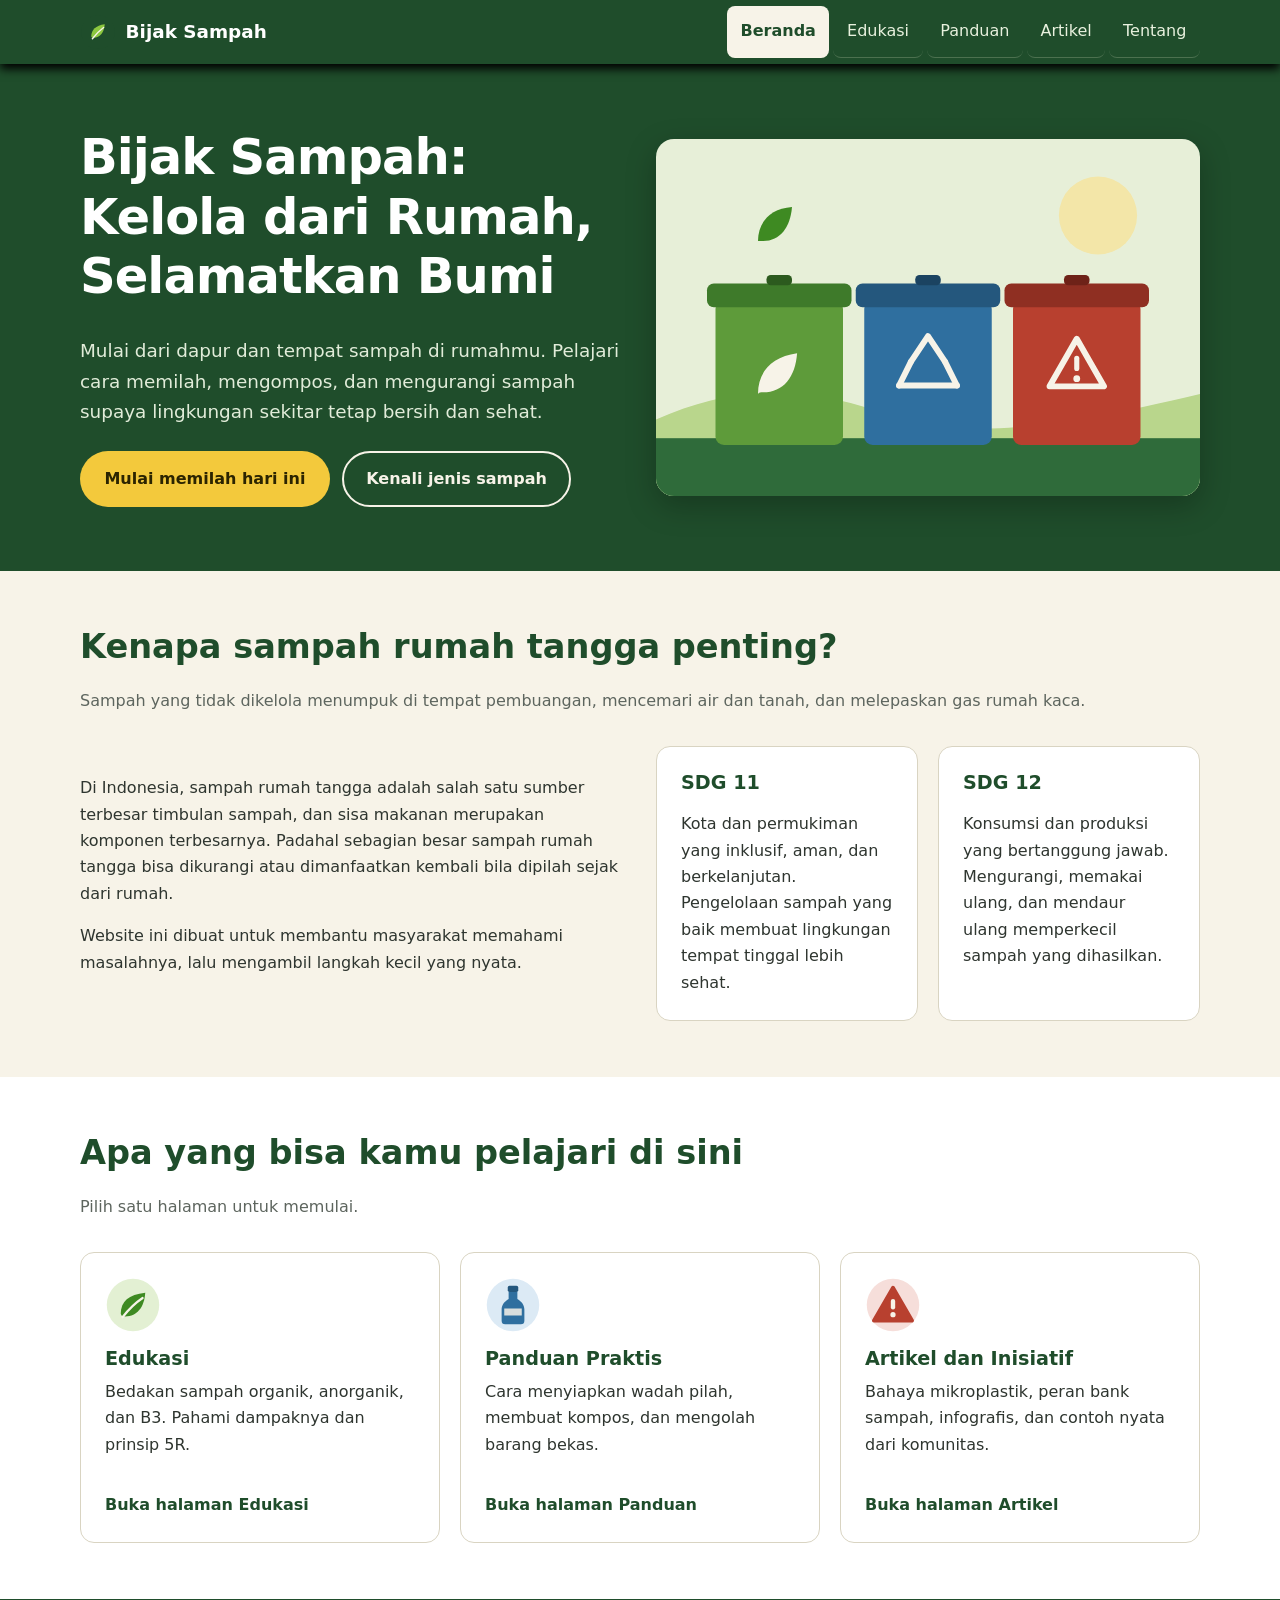
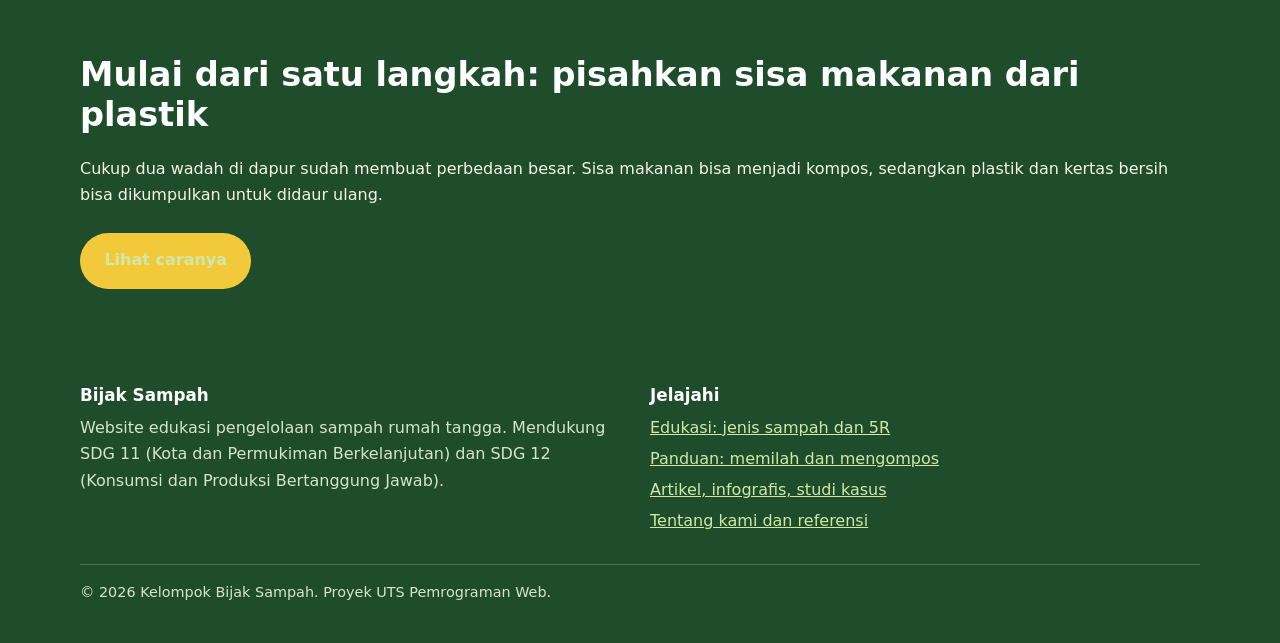
<file: index.html>
<!DOCTYPE html>
<html lang="id">
<head>
  <meta charset="UTF-8">
  <meta name="viewport" content="width=device-width, initial-scale=1.0">
  <meta name="description" content="Bijak Sampah: belajar mengelola sampah rumah tangga dari rumah.">
  <title>Beranda | Bijak Sampah</title>
  <link rel="icon" href="images/logo.svg" type="image/svg+xml">
  <link rel="stylesheet" href="css/style.css">
</head>
<body>
  <header class="header-situs">
    <div class="wadah">
      <nav class="bar-nav" aria-label="Navigasi utama">
        <a class="merek"><img src="images/logo.svg" alt="" width="36" height="36">Bijak Sampah</a>
        <input type="checkbox" id="cek-menu" class="cek-menu" aria-label="Buka atau tutup menu">
        <label for="cek-menu" class="tombol-menu">Menu</label>
        <ul class="menu">
        <li><a href="index.html" aria-current="page">Beranda</a></li>
        <li><a href="edukasi.html">Edukasi</a></li>
        <li><a href="panduan.html">Panduan</a></li>
        <li><a href="artikel.html">Artikel</a></li>
        <li><a href="tentang.html">Tentang</a></li>
        </ul>
      </nav>
    </div>
  </header>

  <main>

    <section class="hero">
      <div class="wadah grid-2">
        <div>
          <h1>Bijak Sampah: Kelola dari Rumah, Selamatkan Bumi</h1>
          <p>Mulai dari dapur dan tempat sampah di rumahmu. Pelajari cara memilah, mengompos, dan mengurangi sampah supaya lingkungan sekitar tetap bersih dan sehat.</p>
          <div class="aksi">
            <a class="tombol tombol-utama" href="panduan.html">Mulai memilah hari ini</a>
            <a class="tombol tombol-garis" href="edukasi.html">Kenali jenis sampah</a>
          </div>
        </div>
        <img src="images/hero.svg" alt="Tiga tempat sampah terpisah berwarna hijau, biru, dan merah untuk sampah organik, anorganik, dan B3" width="640" height="420">
      </div>
    </section>

    <section id="isu">
      <div class="wadah">
        <div class="judul-seksi">
          <h2>Kenapa sampah rumah tangga penting?</h2>
          <p>Sampah yang tidak dikelola menumpuk di tempat pembuangan, mencemari air dan tanah, dan melepaskan gas rumah kaca.</p>
        </div>
        <div class="grid-2">
          <div>
            <p>Di Indonesia, sampah rumah tangga adalah salah satu sumber terbesar timbulan sampah, dan sisa makanan merupakan komponen terbesarnya. Padahal sebagian besar sampah rumah tangga bisa dikurangi atau dimanfaatkan kembali bila dipilah sejak dari rumah.</p>
            <p>Website ini dibuat untuk membantu masyarakat memahami masalahnya, lalu mengambil langkah kecil yang nyata.</p>
          </div>
          <div class="grid">
            <div class="kartu">
              <h3>SDG 11</h3>
              <p>Kota dan permukiman yang inklusif, aman, dan berkelanjutan. Pengelolaan sampah yang baik membuat lingkungan tempat tinggal lebih sehat.</p>
            </div>
            <div class="kartu">
              <h3>SDG 12</h3>
              <p>Konsumsi dan produksi yang bertanggung jawab. Mengurangi, memakai ulang, dan mendaur ulang memperkecil sampah yang dihasilkan.</p>
            </div>
          </div>
        </div>
      </div>
    </section>

    <section class="latar-putih">
      <div class="wadah">
        <div class="judul-seksi">
          <h2>Apa yang bisa kamu pelajari di sini</h2>
          <p>Pilih satu halaman untuk memulai.</p>
        </div>
        <div class="grid">
          <a class="kartu kartu-tautan" href="edukasi.html">
            <img class="ikon" src="images/icon-organik.svg" alt="">
            <h3>Edukasi</h3>
            <p>Bedakan sampah organik, anorganik, dan B3. Pahami dampaknya dan prinsip 5R.</p>
            <span class="lanjut">Buka halaman Edukasi</span>
          </a>
          <a class="kartu kartu-tautan" href="panduan.html">
            <img class="ikon" src="images/icon-anorganik.svg" alt="">
            <h3>Panduan Praktis</h3>
            <p>Cara menyiapkan wadah pilah, membuat kompos, dan mengolah barang bekas.</p>
            <span class="lanjut">Buka halaman Panduan</span>
          </a>
          <a class="kartu kartu-tautan" href="artikel.html">
            <img class="ikon" src="images/icon-b3.svg" alt="">
            <h3>Artikel dan Inisiatif</h3>
            <p>Bahaya mikroplastik, peran bank sampah, infografis, dan contoh nyata dari komunitas.</p>
            <span class="lanjut">Buka halaman Artikel</span>
          </a>
        </div>
      </div>
    </section>

    <section class="latar-hijau">
      <div class="wadah">
        <h2>Mulai dari satu langkah: pisahkan sisa makanan dari plastik</h2>
        <p>Cukup dua wadah di dapur sudah membuat perbedaan besar. Sisa makanan bisa menjadi kompos, sedangkan plastik dan kertas bersih bisa dikumpulkan untuk didaur ulang.</p>
        <div class="aksi"><a class="tombol tombol-utama" href="panduan.html#pemilahan">Lihat caranya</a></div>
      </div>
    </section>

  </main>

  <footer class="footer-situs">
    <div class="wadah">
      <div class="grid">
        <div>
          <h2>Bijak Sampah</h2>
          <p>Website edukasi pengelolaan sampah rumah tangga. Mendukung SDG 11 (Kota dan Permukiman Berkelanjutan) dan SDG 12 (Konsumsi dan Produksi Bertanggung Jawab).</p>
        </div>
        <div>
          <h2>Jelajahi</h2>
          <ul>
            <li><a href="edukasi.html">Edukasi: jenis sampah dan 5R</a></li>
            <li><a href="panduan.html">Panduan: memilah dan mengompos</a></li>
            <li><a href="artikel.html">Artikel, infografis, studi kasus</a></li>
            <li><a href="tentang.html">Tentang kami dan referensi</a></li>
          </ul>
        </div>
      </div>
      <p class="hak-cipta">&copy; 2026 Kelompok Bijak Sampah. Proyek UTS Pemrograman Web.</p>
    </div>
  </footer>
</body>
</html>
</file>
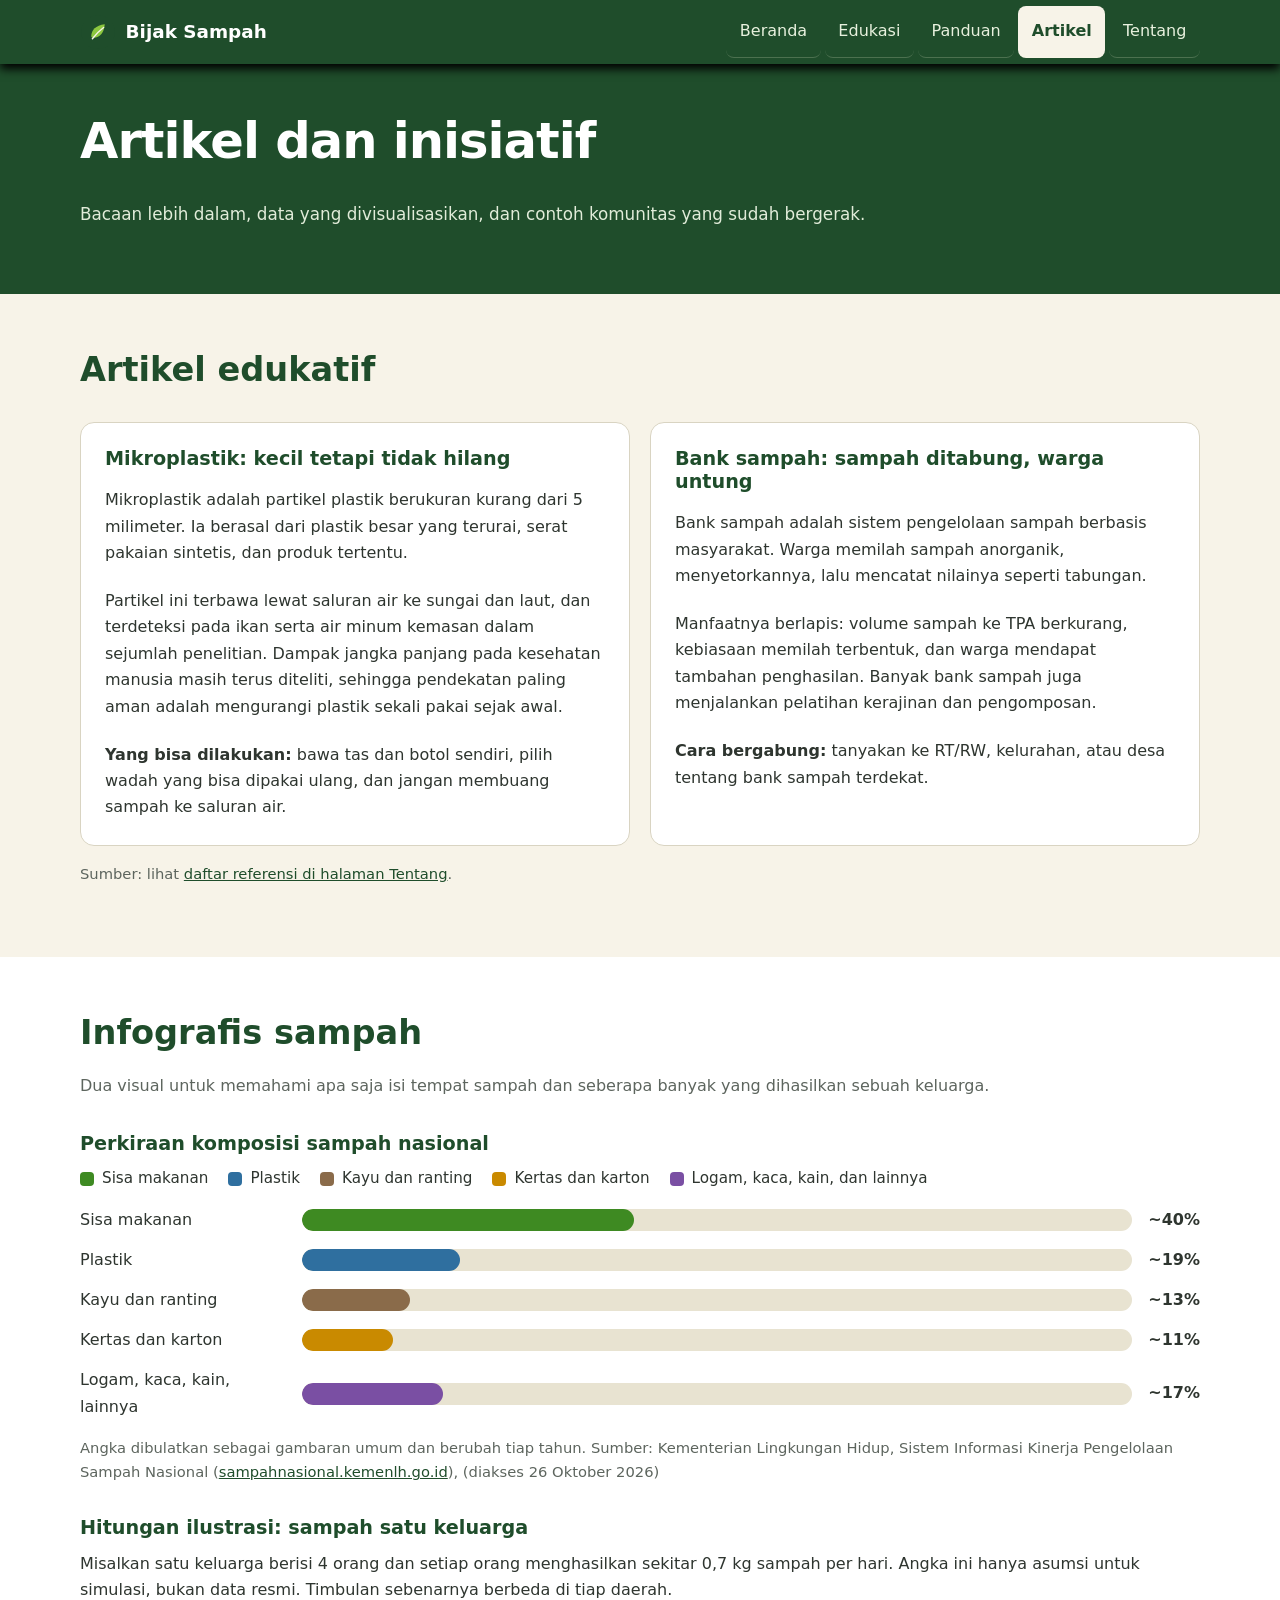
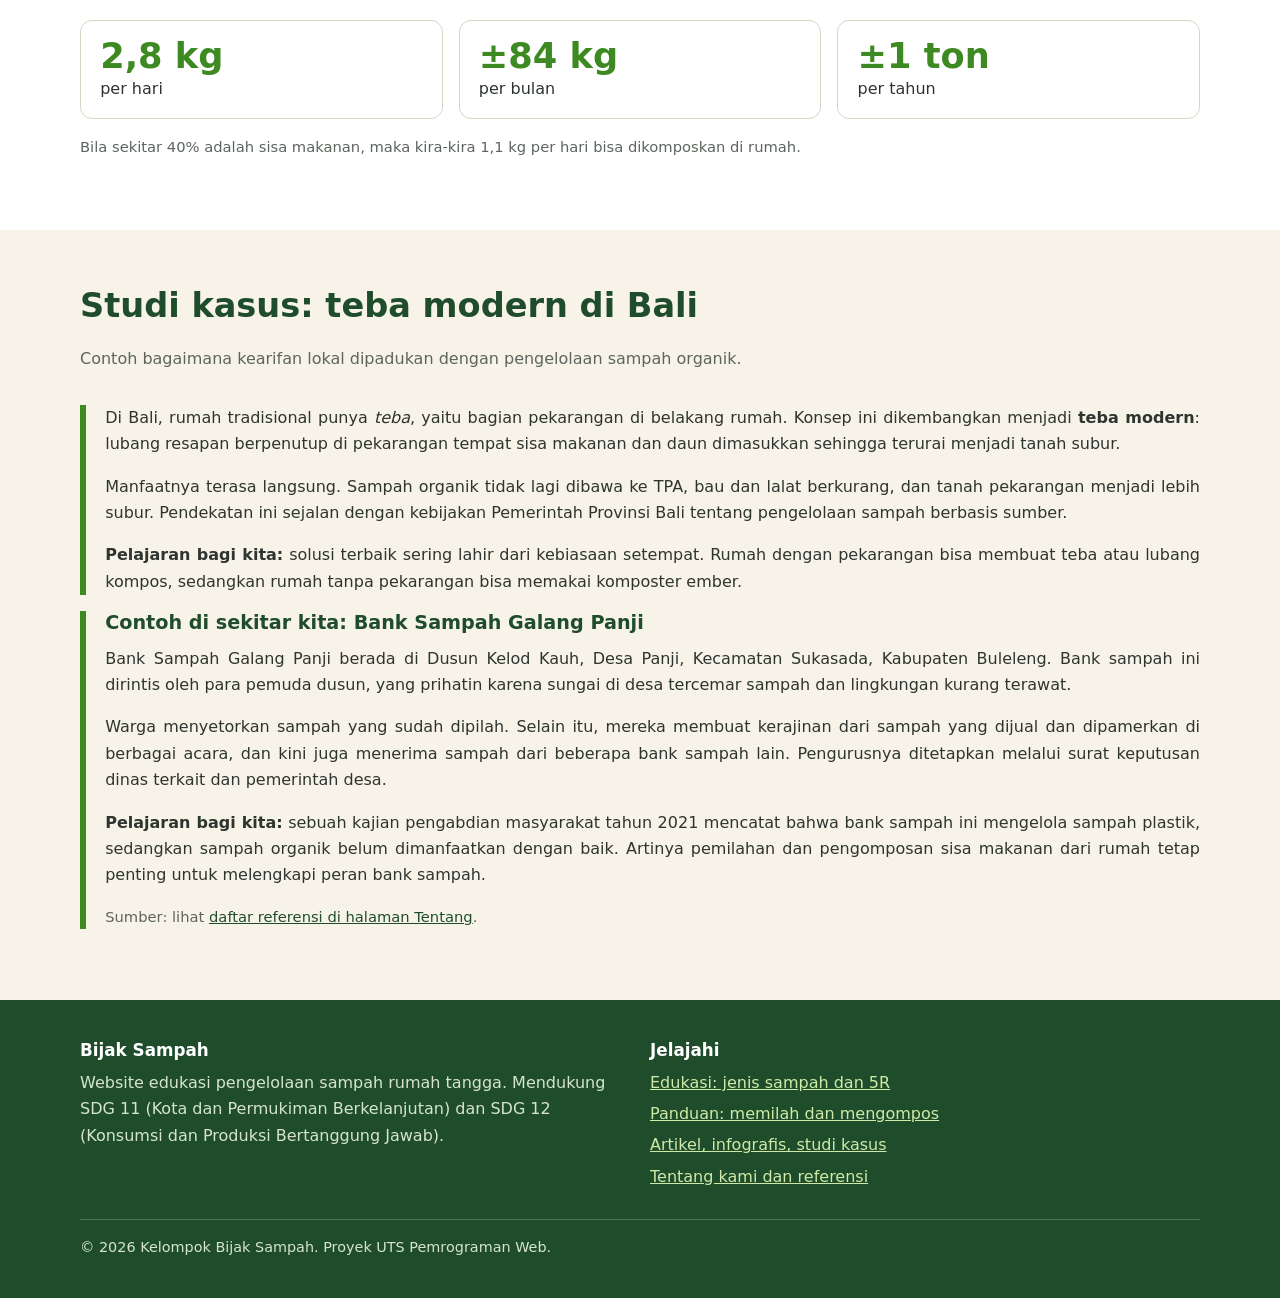
<file: artikel.html>
<!DOCTYPE html>
<html lang="id">
<head>
  <meta charset="UTF-8">
  <meta name="viewport" content="width=device-width, initial-scale=1.0">
  <meta name="description" content="Artikel mikroplastik dan bank sampah, infografis komposisi dan volume sampah, serta studi kasus komunitas.">
  <title>Artikel dan Inisiatif | Bijak Sampah</title>
  <link rel="icon" href="images/logo.svg" type="image/svg+xml">
  <link rel="stylesheet" href="css/style.css">
</head>
<body>
  <header class="header-situs">
    <div class="wadah">
      <nav class="bar-nav" aria-label="Navigasi utama">
        <a class="merek"><img src="images/logo.svg" alt="" width="36" height="36">Bijak Sampah</a>
        <input type="checkbox" id="cek-menu" class="cek-menu" aria-label="Buka atau tutup menu">
        <label for="cek-menu" class="tombol-menu">Menu</label>
        <ul class="menu">
        <li><a href="index.html">Beranda</a></li>
        <li><a href="edukasi.html">Edukasi</a></li>
        <li><a href="panduan.html">Panduan</a></li>
        <li><a href="artikel.html" aria-current="page">Artikel</a></li>
        <li><a href="tentang.html">Tentang</a></li>
        </ul>
      </nav>
    </div>
  </header>

  <main>

    <section class="hero hero-halaman">
      <div class="wadah">
        <h1>Artikel dan inisiatif</h1>
        <p>Bacaan lebih dalam, data yang divisualisasikan, dan contoh komunitas yang sudah bergerak.</p>
      </div>
    </section>

    <section id="artikel">
      <div class="wadah">
        <div class="judul-seksi"><h2>Artikel edukatif</h2></div>
        <div class="grid">
          <article class="kartu">
            <h3>Mikroplastik: kecil tetapi tidak hilang</h3>
            <p>Mikroplastik adalah partikel plastik berukuran kurang dari 5 milimeter. Ia berasal dari plastik besar yang terurai, serat pakaian sintetis, dan produk tertentu.</p>
            <p>Partikel ini terbawa lewat saluran air ke sungai dan laut, dan terdeteksi pada ikan serta air minum kemasan dalam sejumlah penelitian. Dampak jangka panjang pada kesehatan manusia masih terus diteliti, sehingga pendekatan paling aman adalah mengurangi plastik sekali pakai sejak awal.</p>
            <p><strong>Yang bisa dilakukan:</strong> bawa tas dan botol sendiri, pilih wadah yang bisa dipakai ulang, dan jangan membuang sampah ke saluran air.</p>
          </article>
          <article class="kartu">
            <h3>Bank sampah: sampah ditabung, warga untung</h3>
            <p>Bank sampah adalah sistem pengelolaan sampah berbasis masyarakat. Warga memilah sampah anorganik, menyetorkannya, lalu mencatat nilainya seperti tabungan.</p>
            <p>Manfaatnya berlapis: volume sampah ke TPA berkurang, kebiasaan memilah terbentuk, dan warga mendapat tambahan penghasilan. Banyak bank sampah juga menjalankan pelatihan kerajinan dan pengomposan.</p>
            <p><strong>Cara bergabung:</strong> tanyakan ke RT/RW, kelurahan, atau desa tentang bank sampah terdekat.</p>
          </article>
        </div>
            <p class="catatan">Sumber: lihat <a href="tentang.html">daftar referensi di halaman Tentang</a>.</p>
      </div>
    </section>

    <section id="infografis" class="latar-putih">
      <div class="wadah">
        <div class="judul-seksi">
          <h2>Infografis sampah</h2>
          <p>Dua visual untuk memahami apa saja isi tempat sampah dan seberapa banyak yang dihasilkan sebuah keluarga.</p>
        </div>

        <h3>Perkiraan komposisi sampah nasional</h3>
        <ul class="legenda">
            <li><span class="kotak hijau"></span>Sisa makanan</li>
            <li><span class="kotak biru"></span>Plastik</li>
            <li><span class="kotak cokelat"></span>Kayu dan ranting</li>
            <li><span class="kotak kuning"></span>Kertas dan karton</li>
            <li><span class="kotak ungu"></span>Logam, kaca, kain, dan lainnya</li>
        </ul>
        <div class="batang" role="img" aria-label="Diagram batang komposisi sampah: sisa makanan sekitar 40 persen, plastik 19 persen, kayu dan ranting 13 persen, kertas 11 persen, logam, kain, kaca, dan lainnya sisanya">
          <div class="baris-batang"><span class="label">Sisa makanan</span><div class="jalur"><div class="isi" style="--nilai:40"></div></div><span class="nilai">~40%</span></div>
          <div class="baris-batang"><span class="label">Plastik</span><div class="jalur"><div class="isi biru" style="--nilai:19"></div></div><span class="nilai">~19%</span></div>
          <div class="baris-batang"><span class="label">Kayu dan ranting</span><div class="jalur"><div class="isi cokelat" style="--nilai:13"></div></div><span class="nilai">~13%</span></div>
          <div class="baris-batang"><span class="label">Kertas dan karton</span><div class="jalur"><div class="isi kuning" style="--nilai:11"></div></div><span class="nilai">~11%</span></div>
          <div class="baris-batang"><span class="label">Logam, kaca, kain, lainnya</span><div class="jalur"><div class="isi ungu" style="--nilai:17"></div></div><span class="nilai">~17%</span></div>
        </div>
        <p class="catatan">Angka dibulatkan sebagai gambaran umum dan berubah tiap tahun.
        Sumber: Kementerian Lingkungan Hidup, Sistem Informasi Kinerja Pengelolaan Sampah Nasional
        (<a href="https://sampahnasional.kemenlh.go.id" target="_blank" rel="noopener noreferrer">sampahnasional.kemenlh.go.id</a>),
        (diakses 26 Oktober 2026)</p>

        <h3 style="margin-top:2rem">Hitungan ilustrasi: sampah satu keluarga</h3>
        <p>Misalkan satu keluarga berisi 4 orang dan setiap orang menghasilkan sekitar 0,7 kg sampah per hari. Angka ini hanya asumsi untuk simulasi, bukan data resmi. Timbulan sebenarnya berbeda di tiap daerah.</p>
        <div class="garis-waktu">
          <div><div class="angka">2,8 kg</div>per hari</div>
          <div><div class="angka">±84 kg</div>per bulan</div>
          <div><div class="angka">±1 ton</div>per tahun</div>
        </div>
        <p class="catatan" style="margin-top:1rem">Bila sekitar 40% adalah sisa makanan, maka kira-kira 1,1 kg per hari bisa dikomposkan di rumah.</p>
      </div>
    </section>

    <section id="studi-kasus">
      <div class="wadah">
        <div class="judul-seksi">
          <h2>Studi kasus: teba modern di Bali</h2>
          <p>Contoh bagaimana kearifan lokal dipadukan dengan pengelolaan sampah organik.</p>
        </div>
        <div class="studi">
          <p>Di Bali, rumah tradisional punya <em>teba</em>, yaitu bagian pekarangan di belakang rumah. Konsep ini dikembangkan menjadi <strong>teba modern</strong>: lubang resapan berpenutup di pekarangan tempat sisa makanan dan daun dimasukkan sehingga terurai menjadi tanah subur.</p>
          <p>Manfaatnya terasa langsung. Sampah organik tidak lagi dibawa ke TPA, bau dan lalat berkurang, dan tanah pekarangan menjadi lebih subur. Pendekatan ini sejalan dengan kebijakan Pemerintah Provinsi Bali tentang pengelolaan sampah berbasis sumber.</p>
          <p><strong>Pelajaran bagi kita:</strong> solusi terbaik sering lahir dari kebiasaan setempat. Rumah dengan pekarangan bisa membuat teba atau lubang kompos, sedangkan rumah tanpa pekarangan bisa memakai komposter ember.</p>
        </div>
        <div class="studi">
          <h3>Contoh di sekitar kita: Bank Sampah Galang Panji</h3>
          <p>Bank Sampah Galang Panji berada di Dusun Kelod Kauh, Desa Panji, Kecamatan Sukasada, Kabupaten Buleleng. Bank sampah ini dirintis oleh para pemuda dusun, yang prihatin karena sungai di desa tercemar sampah dan lingkungan kurang terawat.</p>
          <p>Warga menyetorkan sampah yang sudah dipilah. Selain itu, mereka membuat kerajinan dari sampah yang dijual dan dipamerkan di berbagai acara, dan kini juga menerima sampah dari beberapa bank sampah lain. Pengurusnya ditetapkan melalui surat keputusan dinas terkait dan pemerintah desa.</p>
          <p><strong>Pelajaran bagi kita:</strong> sebuah kajian pengabdian masyarakat tahun 2021 mencatat bahwa bank sampah ini mengelola sampah plastik, sedangkan sampah organik belum dimanfaatkan dengan baik. Artinya pemilahan dan pengomposan sisa makanan dari rumah tetap penting untuk melengkapi peran bank sampah.</p>
          <p class="catatan">Sumber: lihat <a href="tentang.html">daftar referensi di halaman Tentang</a>.</p>
        </div>
      </div>
    </section>

  </main>

  <footer class="footer-situs">
    <div class="wadah">
      <div class="grid">
        <div>
          <h2>Bijak Sampah</h2>
          <p>Website edukasi pengelolaan sampah rumah tangga. Mendukung SDG 11 (Kota dan Permukiman Berkelanjutan) dan SDG 12 (Konsumsi dan Produksi Bertanggung Jawab).</p>
        </div>
        <div>
          <h2>Jelajahi</h2>
          <ul>
            <li><a href="edukasi.html">Edukasi: jenis sampah dan 5R</a></li>
            <li><a href="panduan.html">Panduan: memilah dan mengompos</a></li>
            <li><a href="artikel.html">Artikel, infografis, studi kasus</a></li>
            <li><a href="tentang.html">Tentang kami dan referensi</a></li>
          </ul>
        </div>
      </div>
      <p class="hak-cipta">&copy; 2026 Kelompok Bijak Sampah. Proyek UTS Pemrograman Web.</p>
    </div>
  </footer>
</body>
</html>
</file>
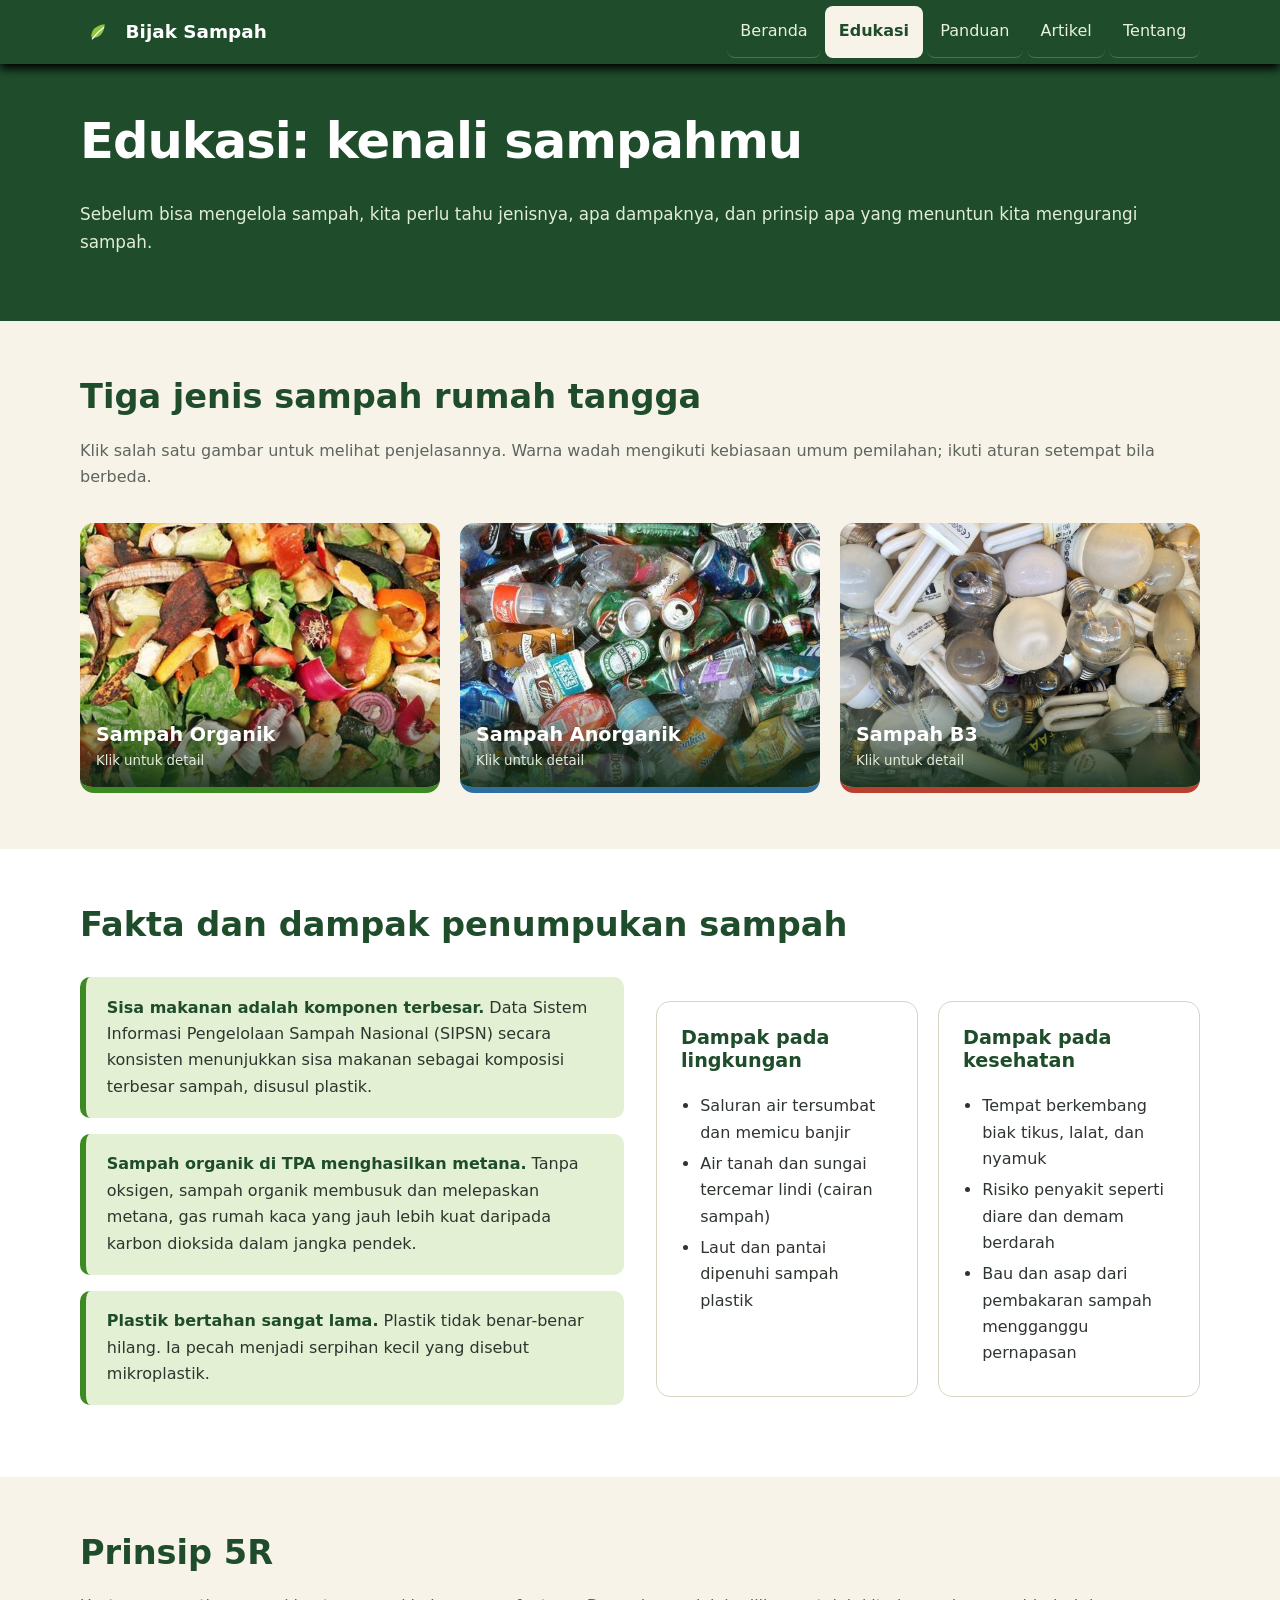
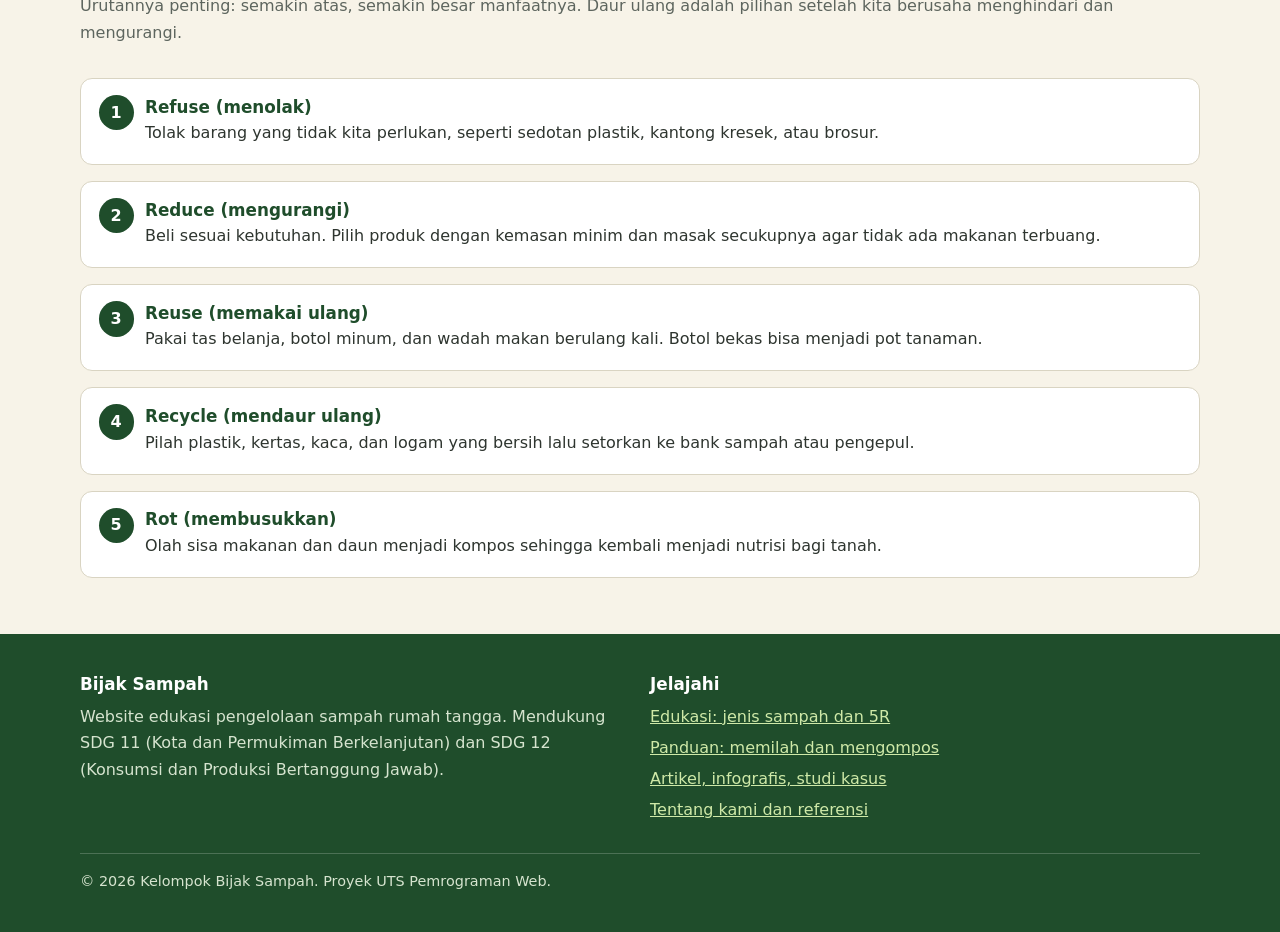
<file: edukasi.html>
<!DOCTYPE html>
<html lang="id">
<head>
  <meta charset="UTF-8">
  <meta name="viewport" content="width=device-width, initial-scale=1.0">
  <meta name="description" content="Jenis sampah organik, anorganik, B3, dampak penumpukan sampah, dan prinsip 5R.">
  <title>Edukasi | Bijak Sampah</title>
  <link rel="icon" href="images/logo.svg" type="image/svg+xml">
  <link rel="stylesheet" href="css/style.css">
</head>
<body>
  <header class="header-situs">
    <div class="wadah">
      <nav class="bar-nav" aria-label="Navigasi utama">
        <a class="merek"><img src="images/logo.svg" alt="" width="36" height="36">Bijak Sampah</a>
        <input type="checkbox" id="cek-menu" class="cek-menu" aria-label="Buka atau tutup menu">
        <label for="cek-menu" class="tombol-menu">Menu</label>
        <ul class="menu">
        <li><a href="index.html">Beranda</a></li>
        <li><a href="edukasi.html" aria-current="page">Edukasi</a></li>
        <li><a href="panduan.html">Panduan</a></li>
        <li><a href="artikel.html">Artikel</a></li>
        <li><a href="tentang.html">Tentang</a></li>
        </ul>
      </nav>
    </div>
  </header>

  <main>

    <section class="hero hero-halaman">
      <div class="wadah">
        <h1>Edukasi: kenali sampahmu</h1>
        <p>Sebelum bisa mengelola sampah, kita perlu tahu jenisnya, apa dampaknya, dan prinsip apa yang menuntun kita mengurangi sampah.</p>
      </div>
    </section>

    <section id="jenis">
      <div class="wadah">
        <div class="judul-seksi">
          <h2>Tiga jenis sampah rumah tangga</h2>
          <p>Klik salah satu gambar untuk melihat penjelasannya. Warna wadah mengikuti kebiasaan umum pemilahan; ikuti aturan setempat bila berbeda.</p>
        </div>

        <!-- GALERI: tiap kartu adalah tautan ke jendela detail (#detail-...) -->
        <div class="galeri-jenis">
          <a class="kartu-gambar kartu-organik" href="#detail-organik">
            <img src="images/organik.jpg" alt="Tumpukan sisa sayur dan kulit buah (sampah organik)" width="500" height="369">
            <span class="label-gambar"><strong>Sampah Organik</strong><small>Klik untuk detail</small></span>
          </a>
          <a class="kartu-gambar kartu-anorganik" href="#detail-anorganik">
            <img src="images/anorganik.jpg" alt="Tumpukan botol plastik dan kaleng minuman (sampah anorganik)" width="628" height="352">
            <span class="label-gambar"><strong>Sampah Anorganik</strong><small>Klik untuk detail</small></span>
          </a>
          <a class="kartu-gambar kartu-b3" href="#detail-b3">
            <img src="images/sampah b3.jpg.jpeg" alt="Tumpukan lampu bekas dan baterai (sampah B3)" width="900" height="675">
            <span class="label-gambar"><strong>Sampah B3</strong><small>Klik untuk detail</small></span>
          </a>
        </div>

        <!-- JENDELA DETAIL: tampil otomatis saat id-nya sedang dituju (:target) -->
        <div class="modal" id="detail-organik" role="dialog" aria-labelledby="judul-organik">
          <a class="modal-latar" href="#jenis" aria-label="Tutup"></a>
          <article class="modal-isi kartu-organik">
            <a class="modal-tutup" href="#jenis">Tutup &times;</a>
            <img src="images/organik.jpg" alt="Tumpukan sisa sayur dan kulit buah" width="500" height="369">
            <div class="modal-teks">
              <h3 id="judul-organik">Sampah organik</h3>
              <p>sampah yang berasal dari makhluk hidup. Biasa disebut sampah basah, mudah terurai secara alami dan mudah membusuk.</p>
              <ul>
                <li>Sisa makanan, kulit buah, ampas kopi dan teh</li>
                <li>Daun kering, ranting, rumput</li>
                <li>Kardus dan kertas yang kotor oleh makanan</li>
              </ul>
              <p><strong>Diolah menjadi:</strong> kompos atau pakan maggot/ternak.</p>
            </div>
          </article>
        </div>

        <div class="modal" id="detail-anorganik" role="dialog" aria-labelledby="judul-anorganik">
          <a class="modal-latar" href="#jenis" aria-label="Tutup"></a>
          <article class="modal-isi kartu-anorganik">
            <a class="modal-tutup" href="#jenis">Tutup &times;</a>
            <img src="images/anorganik.jpg" alt="Tumpukan botol plastik dan kaleng minuman" width="628" height="352">
            <div class="modal-teks">
              <h3 id="judul-anorganik">Sampah anorganik</h3>
              <p>sampah dari bahan non-hayati. Disebut sampah kering, sulit terurai secara alami dan tidak mudah membusuk. Sumbernya produk sintetik atau hasil pengolahan bahan tambang.</p>
              <ul>
                <li>Botol dan kemasan plastik</li>
                <li>Kaleng, logam, kaca</li>
                <li>Kertas, kardus, dan karton yang bersih</li>
              </ul>
              <p><strong>Diolah menjadi:</strong> bahan daur ulang lewat bank sampah atau pengepul.</p>
            </div>
          </article>
        </div>

        <div class="modal" id="detail-b3" role="dialog" aria-labelledby="judul-b3">
          <a class="modal-latar" href="#jenis" aria-label="Tutup"></a>
          <article class="modal-isi kartu-b3">
            <a class="modal-tutup" href="#jenis">Tutup &times;</a>
            <img src="images/sampah b3.jpg.jpeg" alt="Tumpukan lampu bekas dan baterai" width="900" height="675">
            <div class="modal-teks">
              <h3 id="judul-b3">Sampah B3</h3>
              <p>Basampah yang mengandung zat berbahaya bagi manusia dan lingkungan. PP No. 101 Tahun 2014 menyebut karakteristiknya: mudah meledak, mudah menyala, reaktif, infeksius, korosif, dan beracun. PP 22/2021 membaginya dua kategori: kategori 1 berdampak akut dan langsung (meledak, menyala, reaktif, infeksius, korosif), kategori 2 berefek tertunda (beracun). </p>
              <ul>
                <li>Baterai, lampu neon, aki</li>
                <li>Obat kedaluwarsa, pestisida, cat, pelarut</li>
                <li>Peralatan elektronik rusak</li>
              </ul>
              <p><strong>Diolah menjadi:</strong> disetor ke titik pengumpulan B3 atau fasilitas pengelola resmi.</p>
            </div>
          </article>
        </div>
      </div>
    </section>

    <section id="dampak" class="latar-putih">
      <div class="wadah">
        <div class="judul-seksi">
          <h2>Fakta dan dampak penumpukan sampah</h2>
        </div>
        <div class="grid-2">
          <div>
            <div class="fakta"><strong>Sisa makanan adalah komponen terbesar.</strong> Data Sistem Informasi Pengelolaan Sampah Nasional (SIPSN) secara konsisten menunjukkan sisa makanan sebagai komposisi terbesar sampah, disusul plastik.</div>
            <div class="fakta"><strong>Sampah organik di TPA menghasilkan metana.</strong> Tanpa oksigen, sampah organik membusuk dan melepaskan metana, gas rumah kaca yang jauh lebih kuat daripada karbon dioksida dalam jangka pendek.</div>
            <div class="fakta"><strong>Plastik bertahan sangat lama.</strong> Plastik tidak benar-benar hilang. Ia pecah menjadi serpihan kecil yang disebut mikroplastik.</div>
          </div>
          <div class="grid">
            <div class="kartu">
              <h3>Dampak pada lingkungan</h3>
              <ul>
                <li>Saluran air tersumbat dan memicu banjir</li>
                <li>Air tanah dan sungai tercemar lindi (cairan sampah)</li>
                <li>Laut dan pantai dipenuhi sampah plastik</li>
              </ul>
            </div>
            <div class="kartu">
              <h3>Dampak pada kesehatan</h3>
              <ul>
                <li>Tempat berkembang biak tikus, lalat, dan nyamuk</li>
                <li>Risiko penyakit seperti diare dan demam berdarah</li>
                <li>Bau dan asap dari pembakaran sampah mengganggu pernapasan</li>
              </ul>
            </div>
          </div>
        </div>
      </div>
    </section>

    <section id="5r">
      <div class="wadah">
        <div class="judul-seksi">
          <h2>Prinsip 5R</h2>
          <p>Urutannya penting: semakin atas, semakin besar manfaatnya. Daur ulang adalah pilihan setelah kita berusaha menghindari dan mengurangi.</p>
        </div>
        <ol class="langkah">
          <li><h3>Refuse (menolak)</h3><p>Tolak barang yang tidak kita perlukan, seperti sedotan plastik, kantong kresek, atau brosur.</p></li>
          <li><h3>Reduce (mengurangi)</h3><p>Beli sesuai kebutuhan. Pilih produk dengan kemasan minim dan masak secukupnya agar tidak ada makanan terbuang.</p></li>
          <li><h3>Reuse (memakai ulang)</h3><p>Pakai tas belanja, botol minum, dan wadah makan berulang kali. Botol bekas bisa menjadi pot tanaman.</p></li>
          <li><h3>Recycle (mendaur ulang)</h3><p>Pilah plastik, kertas, kaca, dan logam yang bersih lalu setorkan ke bank sampah atau pengepul.</p></li>
          <li><h3>Rot (membusukkan)</h3><p>Olah sisa makanan dan daun menjadi kompos sehingga kembali menjadi nutrisi bagi tanah.</p></li>
        </ol>
      </div>
    </section>

  </main>

  <footer class="footer-situs">
    <div class="wadah">
      <div class="grid">
        <div>
          <h2>Bijak Sampah</h2>
          <p>Website edukasi pengelolaan sampah rumah tangga. Mendukung SDG 11 (Kota dan Permukiman Berkelanjutan) dan SDG 12 (Konsumsi dan Produksi Bertanggung Jawab).</p>
        </div>
        <div>
          <h2>Jelajahi</h2>
          <ul>
            <li><a href="edukasi.html">Edukasi: jenis sampah dan 5R</a></li>
            <li><a href="panduan.html">Panduan: memilah dan mengompos</a></li>
            <li><a href="artikel.html">Artikel, infografis, studi kasus</a></li>
            <li><a href="tentang.html">Tentang kami dan referensi</a></li>
          </ul>
        </div>
      </div>
      <p class="hak-cipta">&copy; 2026 Kelompok Bijak Sampah. Proyek UTS Pemrograman Web.</p>
    </div>
  </footer>
</body>
</html>
</file>
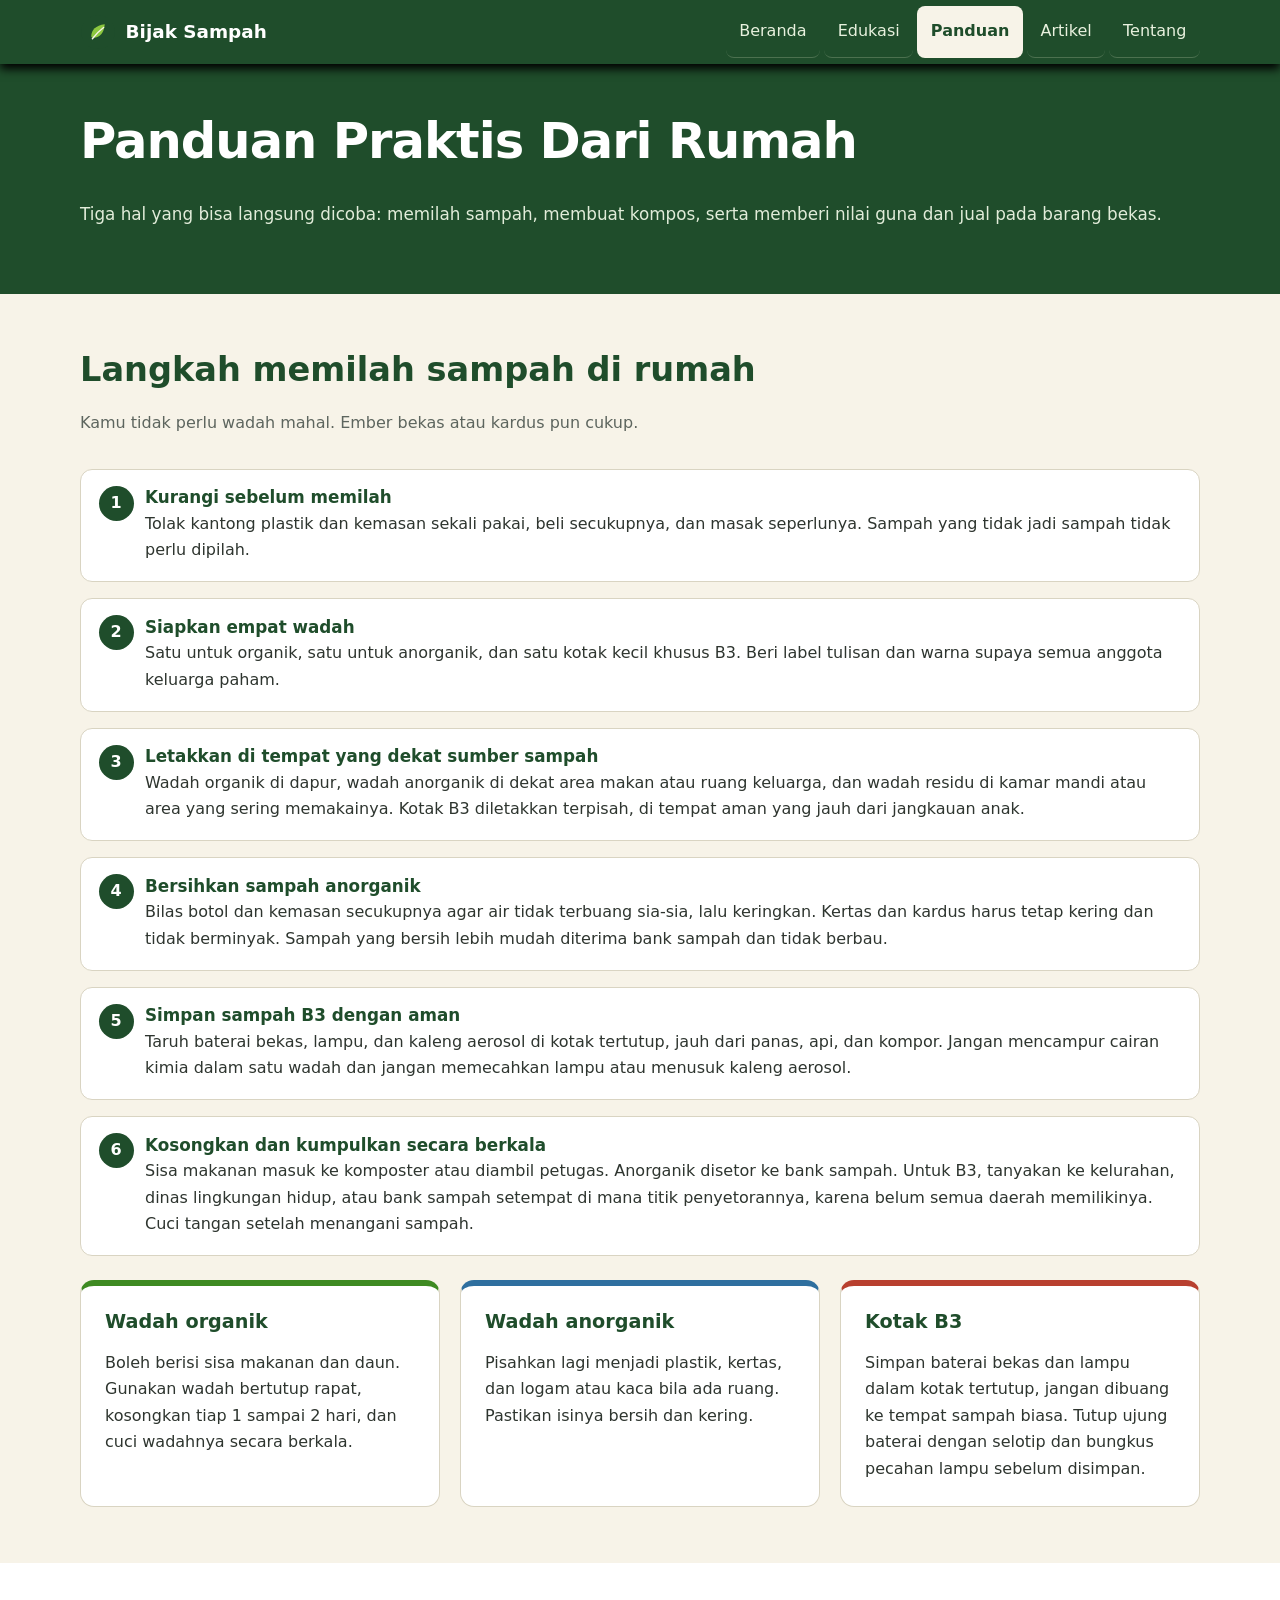
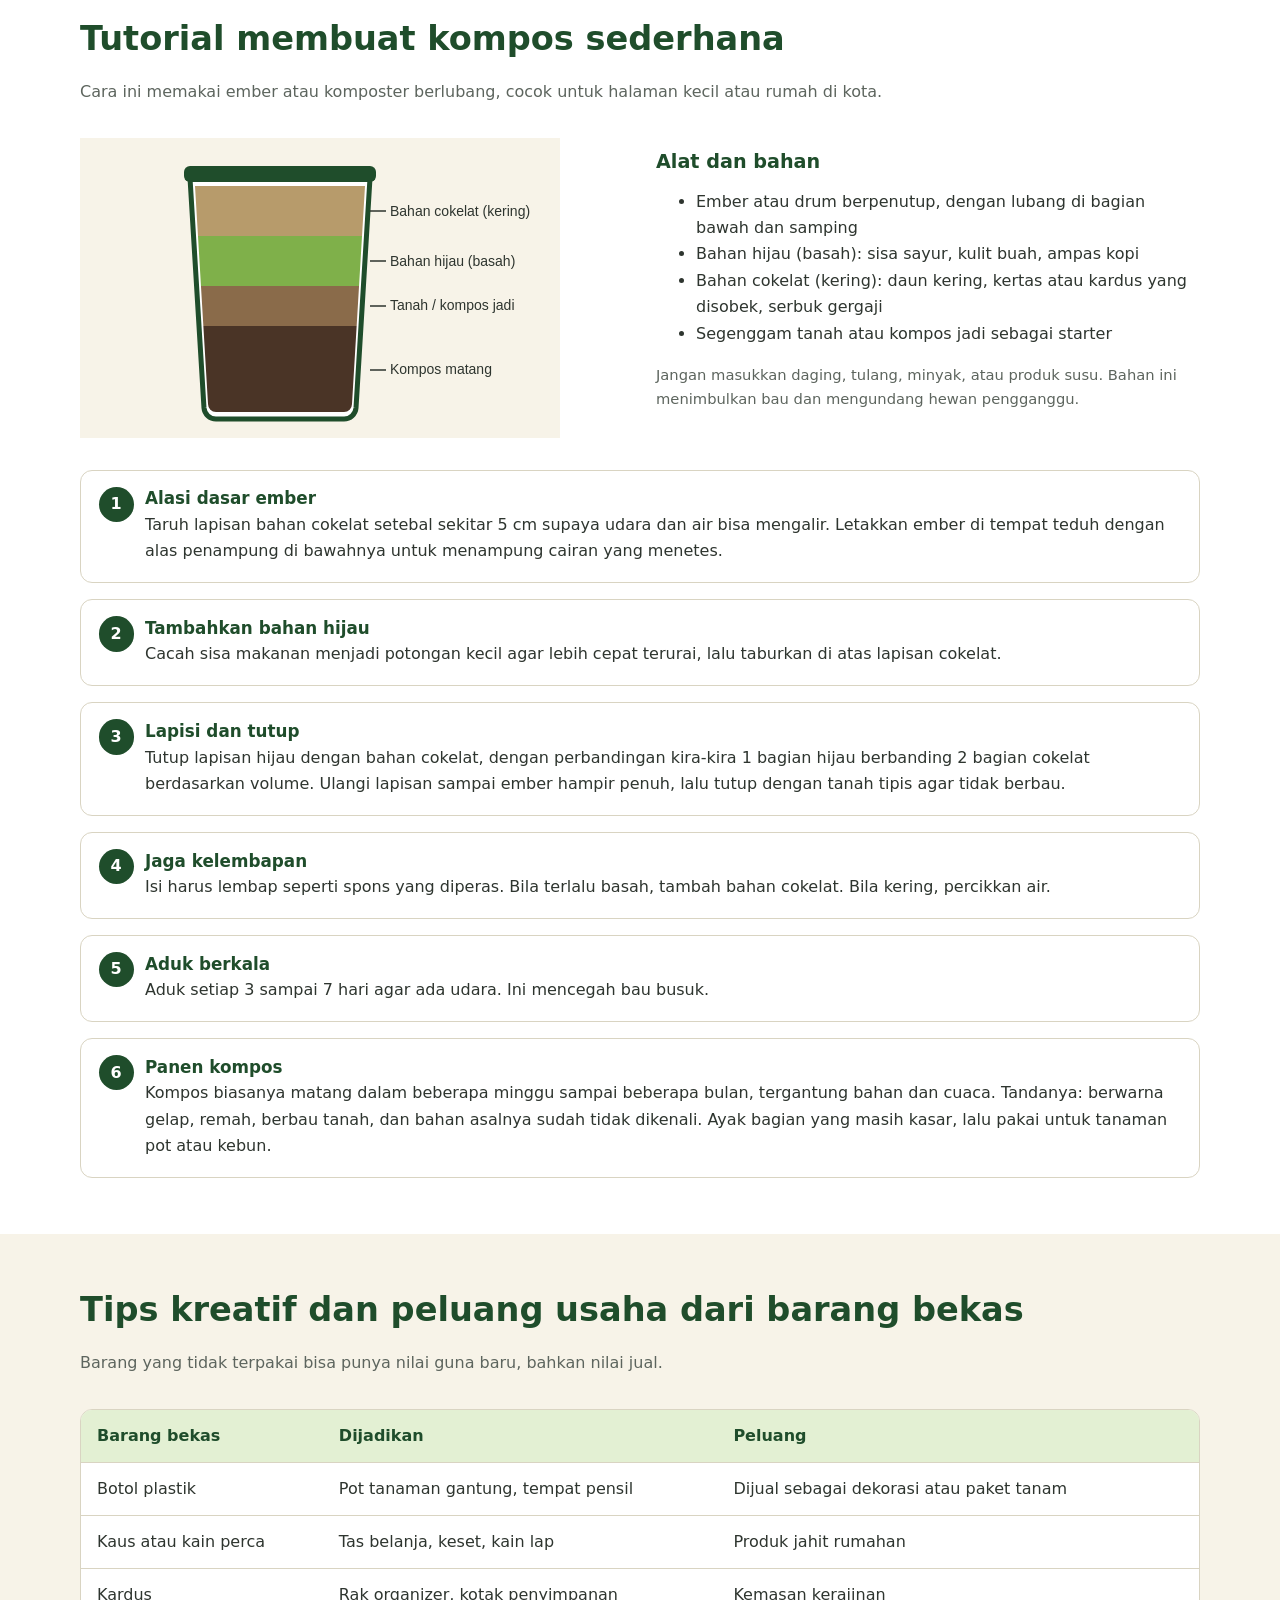
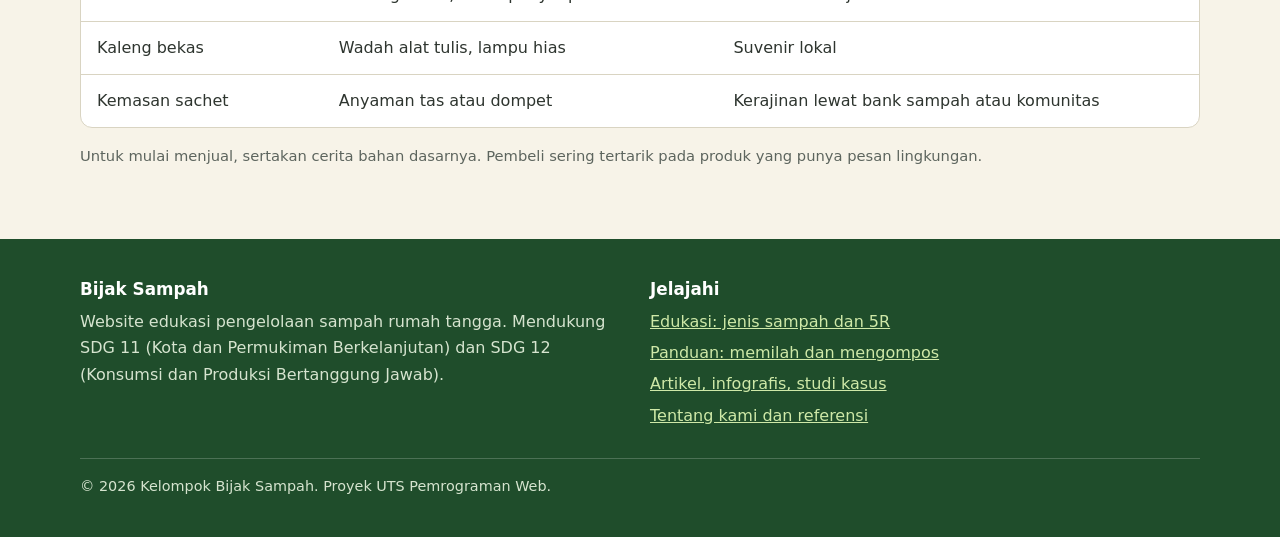
<file: panduan.html>
<!DOCTYPE html>
<html lang="id">
<head>
  <meta charset="UTF-8">
  <meta name="viewport" content="width=device-width, initial-scale=1.0">
  <meta name="description" content="Langkah memilah sampah di rumah, tutorial membuat kompos, dan ide kreatif daur ulang.">
  <title>Panduan Praktis | Bijak Sampah</title>
  <link rel="icon" href="images/logo.svg" type="image/svg+xml">
  <link rel="stylesheet" href="css/style.css">
</head>
<body>
  <header class="header-situs">
    <div class="wadah">
      <nav class="bar-nav" aria-label="Navigasi utama">
        <a class="merek"><img src="images/logo.svg" alt="" width="36" height="36">Bijak Sampah</a>
        <input type="checkbox" id="cek-menu" class="cek-menu" aria-label="Buka atau tutup menu">
        <label for="cek-menu" class="tombol-menu">Menu</label>
        <ul class="menu">
        <li><a href="index.html">Beranda</a></li>
        <li><a href="edukasi.html">Edukasi</a></li>
        <li><a href="panduan.html" aria-current="page">Panduan</a></li>
        <li><a href="artikel.html">Artikel</a></li>
        <li><a href="tentang.html">Tentang</a></li>
        </ul>
      </nav>
    </div>
  </header>

  <main>

    <section class="hero hero-halaman">
      <div class="wadah">
        <h1>Panduan Praktis Dari Rumah</h1>
        <p>Tiga hal yang bisa langsung dicoba: memilah sampah, membuat kompos, serta memberi nilai guna dan jual pada barang bekas.</p>
      </div>
    </section>

    <section id="pemilahan">
      <div class="wadah">
        <div class="judul-seksi">
          <h2>Langkah memilah sampah di rumah</h2>
          <p>Kamu tidak perlu wadah mahal. Ember bekas atau kardus pun cukup.</p>
        </div>
        <ol class="langkah">
          <li><h3>Kurangi sebelum memilah</h3><p>Tolak kantong plastik dan kemasan sekali pakai, beli secukupnya, dan masak seperlunya. Sampah yang tidak jadi sampah tidak perlu dipilah.</p></li>
          <li><h3>Siapkan empat wadah</h3><p>Satu untuk organik, satu untuk anorganik, dan satu kotak kecil khusus B3. Beri label tulisan dan warna supaya semua anggota keluarga paham.</p></li>
          <li><h3>Letakkan di tempat yang dekat sumber sampah</h3><p>Wadah organik di dapur, wadah anorganik di dekat area makan atau ruang keluarga, dan wadah residu di kamar mandi atau area yang sering memakainya. Kotak B3 diletakkan terpisah, di tempat aman yang jauh dari jangkauan anak.</p></li>
          <li><h3>Bersihkan sampah anorganik</h3><p>Bilas botol dan kemasan secukupnya agar air tidak terbuang sia-sia, lalu keringkan. Kertas dan kardus harus tetap kering dan tidak berminyak. Sampah yang bersih lebih mudah diterima bank sampah dan tidak berbau.</p></li>
          <li><h3>Simpan sampah B3 dengan aman</h3><p>Taruh baterai bekas, lampu, dan kaleng aerosol di kotak tertutup, jauh dari panas, api, dan kompor. Jangan mencampur cairan kimia dalam satu wadah dan jangan memecahkan lampu atau menusuk kaleng aerosol.</p></li>
          <li><h3>Kosongkan dan kumpulkan secara berkala</h3><p>Sisa makanan masuk ke komposter atau diambil petugas. Anorganik disetor ke bank sampah. Untuk B3, tanyakan ke kelurahan, dinas lingkungan hidup, atau bank sampah setempat di mana titik penyetorannya, karena belum semua daerah memilikinya. Cuci tangan setelah menangani sampah.</p></li>        </ol>
        <div class="grid" style="margin-top:1.5rem">
          <div class="kartu kartu-organik"><h3>Wadah organik</h3><p>Boleh berisi sisa makanan dan daun. Gunakan wadah bertutup rapat, kosongkan tiap 1 sampai 2 hari, dan cuci wadahnya secara berkala.</p></div>
          <div class="kartu kartu-anorganik"><h3>Wadah anorganik</h3><p>Pisahkan lagi menjadi plastik, kertas, dan logam atau kaca bila ada ruang. Pastikan isinya bersih dan kering.</p></div>
          <div class="kartu kartu-b3"><h3>Kotak B3</h3><p>Simpan baterai bekas dan lampu dalam kotak tertutup, jangan dibuang ke tempat sampah biasa. Tutup ujung baterai dengan selotip dan bungkus pecahan lampu sebelum disimpan.</p></div>
        </div>
      </div>
    </section>

    <section id="kompos" class="latar-putih">
      <div class="wadah">
        <div class="judul-seksi">
          <h2>Tutorial membuat kompos sederhana</h2>
          <p>Cara ini memakai ember atau komposter berlubang, cocok untuk halaman kecil atau rumah di kota.</p>
        </div>
        <div class="grid-2">
          <img src="images/kompos.svg" alt="Penampang komposter berisi lapisan bahan cokelat kering, bahan hijau basah, tanah, dan kompos matang" width="480" height="300">
          <div>
            <h3>Alat dan bahan</h3>
            <ul>
              <li>Ember atau drum berpenutup, dengan lubang di bagian bawah dan samping</li>
              <li>Bahan hijau (basah): sisa sayur, kulit buah, ampas kopi</li>
              <li>Bahan cokelat (kering): daun kering, kertas atau kardus yang disobek, serbuk gergaji</li>
              <li>Segenggam tanah atau kompos jadi sebagai starter</li>
            </ul>
            <p class="catatan">Jangan masukkan daging, tulang, minyak, atau produk susu. Bahan ini menimbulkan bau dan mengundang hewan pengganggu.</p>
          </div>
        </div>
        <ol class="langkah" style="margin-top:2rem">
          <li><h3>Alasi dasar ember</h3><p>Taruh lapisan bahan cokelat setebal sekitar 5 cm supaya udara dan air bisa mengalir. Letakkan ember di tempat teduh dengan alas penampung di bawahnya untuk menampung cairan yang menetes.</p></li>
          <li><h3>Tambahkan bahan hijau</h3><p>Cacah sisa makanan menjadi potongan kecil agar lebih cepat terurai, lalu taburkan di atas lapisan cokelat.</p></li>
          <li><h3>Lapisi dan tutup</h3><p>Tutup lapisan hijau dengan bahan cokelat, dengan perbandingan kira-kira 1 bagian hijau berbanding 2 bagian cokelat berdasarkan volume. Ulangi lapisan sampai ember hampir penuh, lalu tutup dengan tanah tipis agar tidak berbau.</p></li>
          <li><h3>Jaga kelembapan</h3><p>Isi harus lembap seperti spons yang diperas. Bila terlalu basah, tambah bahan cokelat. Bila kering, percikkan air.</p></li>
          <li><h3>Aduk berkala</h3><p>Aduk setiap 3 sampai 7 hari agar ada udara. Ini mencegah bau busuk.</p></li>
          <li><h3>Panen kompos</h3><p>Kompos biasanya matang dalam beberapa minggu sampai beberapa bulan, tergantung bahan dan cuaca. Tandanya: berwarna gelap, remah, berbau tanah, dan bahan asalnya sudah tidak dikenali. Ayak bagian yang masih kasar, lalu pakai untuk tanaman pot atau kebun.</p></li>
      </ol>
      </div>
    </section>

    <section id="kreatif">
      <div class="wadah">
        <div class="judul-seksi">
          <h2>Tips kreatif dan peluang usaha dari barang bekas</h2>
          <p>Barang yang tidak terpakai bisa punya nilai guna baru, bahkan nilai jual.</p>
        </div>
        <div class="bungkus-tabel">
          <table>
            <thead><tr><th scope="col">Barang bekas</th><th scope="col">Dijadikan</th><th scope="col">Peluang</th></tr></thead>
            <tbody>
              <tr><td>Botol plastik</td><td>Pot tanaman gantung, tempat pensil</td><td>Dijual sebagai dekorasi atau paket tanam</td></tr>
              <tr><td>Kaus atau kain perca</td><td>Tas belanja, keset, kain lap</td><td>Produk jahit rumahan</td></tr>
              <tr><td>Kardus</td><td>Rak organizer, kotak penyimpanan</td><td>Kemasan kerajinan</td></tr>
              <tr><td>Kaleng bekas</td><td>Wadah alat tulis, lampu hias</td><td>Suvenir lokal</td></tr>
              <tr><td>Kemasan sachet</td><td>Anyaman tas atau dompet</td><td>Kerajinan lewat bank sampah atau komunitas</td></tr>
            </tbody>
          </table>
        </div>
        <p class="catatan" style="margin-top:1rem">Untuk mulai menjual, sertakan cerita bahan dasarnya. Pembeli sering tertarik pada produk yang punya pesan lingkungan.</p>
      </div>
    </section>

  </main>

  <footer class="footer-situs">
    <div class="wadah">
      <div class="grid">
        <div>
          <h2>Bijak Sampah</h2>
          <p>Website edukasi pengelolaan sampah rumah tangga. Mendukung SDG 11 (Kota dan Permukiman Berkelanjutan) dan SDG 12 (Konsumsi dan Produksi Bertanggung Jawab).</p>
        </div>
        <div>
          <h2>Jelajahi</h2>
          <ul>
            <li><a href="edukasi.html">Edukasi: jenis sampah dan 5R</a></li>
            <li><a href="panduan.html">Panduan: memilah dan mengompos</a></li>
            <li><a href="artikel.html">Artikel, infografis, studi kasus</a></li>
            <li><a href="tentang.html">Tentang kami dan referensi</a></li>
          </ul>
        </div>
      </div>
      <p class="hak-cipta">&copy; 2026 Kelompok Bijak Sampah. Proyek UTS Pemrograman Web.</p>
    </div>
  </footer>
</body>
</html>
</file>
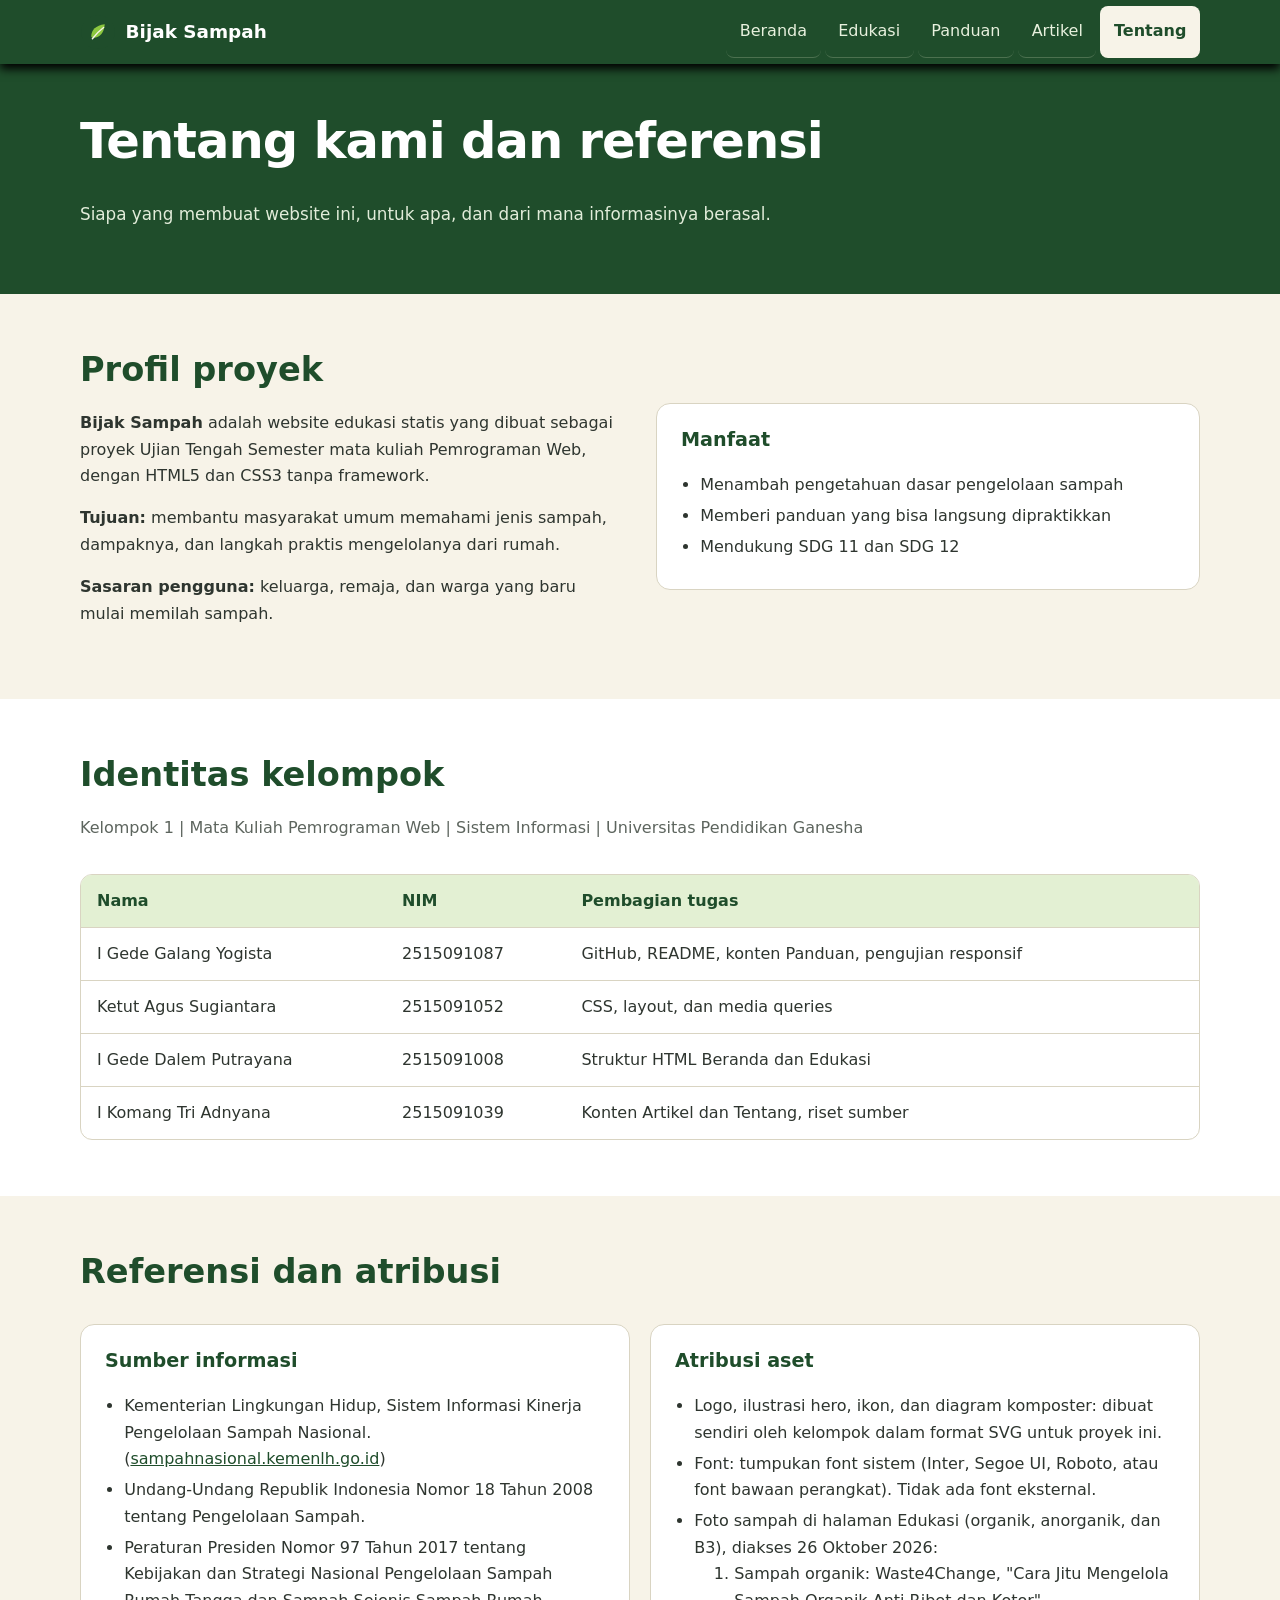
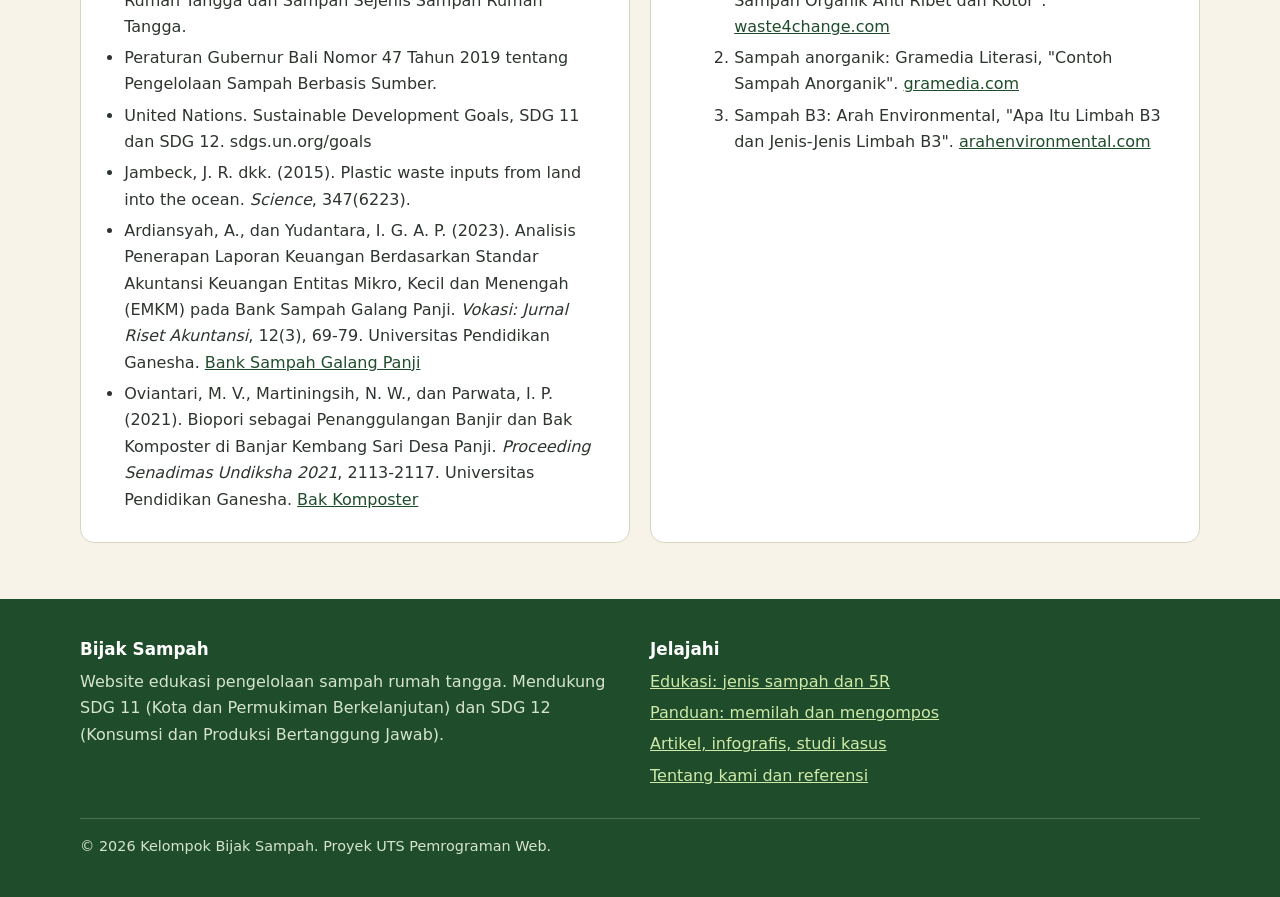
<file: tentang.html>
<!DOCTYPE html>
<html lang="id">
<head>
  <meta charset="UTF-8">
  <meta name="viewport" content="width=device-width, initial-scale=1.0">
  <meta name="description" content="Profil proyek, identitas kelompok, dan daftar referensi serta atribusi aset.">
  <title>Tentang dan Referensi | Bijak Sampah</title>
  <link rel="icon" href="images/logo.svg" type="image/svg+xml">
  <link rel="stylesheet" href="css/style.css">
</head>
<body>
  <header class="header-situs">
    <div class="wadah">
      <nav class="bar-nav" aria-label="Navigasi utama">
        <a class="merek"><img src="images/logo.svg" alt="" width="36" height="36">Bijak Sampah</a>
        <input type="checkbox" id="cek-menu" class="cek-menu" aria-label="Buka atau tutup menu">
        <label for="cek-menu" class="tombol-menu">Menu</label>
        <ul class="menu">
        <li><a href="index.html">Beranda</a></li>
        <li><a href="edukasi.html">Edukasi</a></li>
        <li><a href="panduan.html">Panduan</a></li>
        <li><a href="artikel.html">Artikel</a></li>
        <li><a href="tentang.html" aria-current="page">Tentang</a></li>
        </ul>
      </nav>
    </div>
  </header>

  <main>

    <section class="hero hero-halaman">
      <div class="wadah">
        <h1>Tentang kami dan referensi</h1>
        <p>Siapa yang membuat website ini, untuk apa, dan dari mana informasinya berasal.</p>
      </div>
    </section>

    <section id="profil">
      <div class="wadah grid-2">
        <div>
          <h2>Profil proyek</h2>
          <p><strong>Bijak Sampah</strong> adalah website edukasi statis yang dibuat sebagai proyek Ujian Tengah Semester mata kuliah Pemrograman Web, dengan HTML5 dan CSS3 tanpa framework.</p>
          <p><strong>Tujuan:</strong> membantu masyarakat umum memahami jenis sampah, dampaknya, dan langkah praktis mengelolanya dari rumah.</p>
          <p><strong>Sasaran pengguna:</strong> keluarga, remaja, dan warga yang baru mulai memilah sampah.</p>
        </div>
        <div class="grid">
          <div class="kartu"><h3>Manfaat</h3><ul><li>Menambah pengetahuan dasar pengelolaan sampah</li><li>Memberi panduan yang bisa langsung dipraktikkan</li><li>Mendukung SDG 11 dan SDG 12</li></ul></div>
        </div>
      </div>
    </section>

    <section id="kelompok" class="latar-putih">
      <div class="wadah">
        <div class="judul-seksi"><h2>Identitas kelompok</h2><p>Kelompok 1 | Mata Kuliah Pemrograman Web | Sistem Informasi | Universitas Pendidikan Ganesha</p></div>
        <div class="bungkus-tabel">
          <table>
            <thead><tr><th scope="col">Nama</th><th scope="col">NIM</th><th scope="col">Pembagian tugas</th></tr></thead>
            <tbody>
              <tr><td>I Gede Galang Yogista</td><td>2515091087</td><td>GitHub, README, konten Panduan, pengujian responsif</td></tr>
              <tr><td>Ketut Agus Sugiantara</td><td>2515091052</td><td>CSS, layout, dan media queries</td></tr>
              <tr><td>I Gede Dalem Putrayana</td><td>2515091008</td><td>Struktur HTML Beranda dan Edukasi</td></tr>
              <tr><td>I Komang Tri Adnyana</td><td>2515091039</td><td>Konten Artikel dan Tentang, riset sumber</td></tr>
            </tbody>
          </table>
        </div>
      </div>
    </section>

    <section id="referensi">
      <div class="wadah">
        <div class="judul-seksi"><h2>Referensi dan atribusi</h2></div>
        <div class="grid">
          <div class="kartu">
            <h3>Sumber informasi</h3>
            <ul>
              <li>Kementerian Lingkungan Hidup, Sistem Informasi Kinerja Pengelolaan Sampah Nasional. 
                (<a href="https://sampahnasional.kemenlh.go.id" target="_blank" rel="noopener noreferrer">sampahnasional.kemenlh.go.id</a>)
              </li>
              <li>Undang-Undang Republik Indonesia Nomor 18 Tahun 2008 tentang Pengelolaan Sampah.</li>
              <li>Peraturan Presiden Nomor 97 Tahun 2017 tentang Kebijakan dan Strategi Nasional Pengelolaan Sampah Rumah Tangga dan Sampah Sejenis Sampah Rumah Tangga.</li>
              <li>Peraturan Gubernur Bali Nomor 47 Tahun 2019 tentang Pengelolaan Sampah Berbasis Sumber.</li>
              <li>United Nations. Sustainable Development Goals, SDG 11 dan SDG 12. sdgs.un.org/goals</li>
              <li>Jambeck, J. R. dkk. (2015). Plastic waste inputs from land into the ocean. <em>Science</em>, 347(6223).</li>
              <li>Ardiansyah, A., dan Yudantara, I. G. A. P. (2023). Analisis Penerapan Laporan Keuangan Berdasarkan Standar Akuntansi Keuangan Entitas Mikro, Kecil dan Menengah (EMKM) pada Bank Sampah Galang Panji. <em>Vokasi: Jurnal Riset Akuntansi</em>, 12(3), 69-79. Universitas Pendidikan Ganesha. <a href="https://ejournal.undiksha.ac.id/index.php/JJAKUN/article/view/67599" target="_blank">Bank Sampah Galang Panji</a></li>
              <li>Oviantari, M. V., Martiningsih, N. W., dan Parwata, I. P. (2021). Biopori sebagai Penanggulangan Banjir dan Bak Komposter di Banjar Kembang Sari Desa Panji. <em>Proceeding Senadimas Undiksha 2021</em>, 2113-2117. Universitas Pendidikan Ganesha. <a href="https://conference.undiksha.ac.id/senadimas/2021/prosiding/file/286.pdf" target="_blank">Bak Komposter</a></li>
            </ul>
          </div>
          <div class="kartu">
            <h3>Atribusi aset</h3>
            <ul>
              <li>Logo, ilustrasi hero, ikon, dan diagram komposter: dibuat sendiri oleh kelompok dalam format SVG untuk proyek ini.</li>
              <li>Font: tumpukan font sistem (Inter, Segoe UI, Roboto, atau font bawaan perangkat). Tidak ada font eksternal.</li>
              <li>
                  Foto sampah di halaman Edukasi (organik, anorganik, dan B3), diakses 26 Oktober 2026:
                  <ol>
                      <li>Sampah organik: Waste4Change, "Cara Jitu Mengelola Sampah Organik Anti Ribet dan Kotor".
                          <a href="https://waste4change.com/blog/cara-jitu-mengelola-sampah-organik-anti-ribet-dan-kotor/" target="_blank">waste4change.com</a></li>
                      <li>Sampah anorganik: Gramedia Literasi, "Contoh Sampah Anorganik".
                          <a href="https://www.gramedia.com/literasi/contoh-sampah-anorganik/" target="_blank">gramedia.com</a></li>
                      <li>Sampah B3: Arah Environmental, "Apa Itu Limbah B3 dan Jenis-Jenis Limbah B3".
                          <a href="https://arahenvironmental.com/apa-itu-limbah-b3-dan-jenis-jenis-limbah-b3-yang-sering-kita-abaikan/" target="_blank">arahenvironmental.com</a></li>
                  </ol>
              </li>
            </ul>
          </div>
        </div>
      </div>
    </section>

  </main>

  <footer class="footer-situs">
    <div class="wadah">
      <div class="grid">
        <div>
          <h2>Bijak Sampah</h2>
          <p>Website edukasi pengelolaan sampah rumah tangga. Mendukung SDG 11 (Kota dan Permukiman Berkelanjutan) dan SDG 12 (Konsumsi dan Produksi Bertanggung Jawab).</p>
        </div>
        <div>
          <h2>Jelajahi</h2>
          <ul>
            <li><a href="edukasi.html">Edukasi: jenis sampah dan 5R</a></li>
            <li><a href="panduan.html">Panduan: memilah dan mengompos</a></li>
            <li><a href="artikel.html">Artikel, infografis, studi kasus</a></li>
            <li><a href="tentang.html">Tentang kami dan referensi</a></li>
          </ul>
        </div>
      </div>
      <p class="hak-cipta">&copy; 2026 Kelompok Bijak Sampah. Proyek UTS Pemrograman Web.</p>
    </div>
  </footer>
</body>
</html>
</file>
<file: css/style.css>
:root {
  --hijau-daun: #3e8a22;
  --hijau-muda: #e3f0d3;
  --hijau-tua: #1f4d2b;
  --krem: #f7f3e8;
  --putih: #ffffff;
  --teks: #2e352f;        
  --teks-redup: #5d655e;
  --garis: #d9d4c2;
  --organik: #3e8a22;
  --anorganik: #2f6f9f;
  --b3: #b8402f;
  --lebar-maks: 1120px;
  --font: "Inter", "Segoe UI", Roboto, system-ui, -apple-system, Arial, sans-serif;
}

*, *::before, *::after { box-sizing: border-box; }
html { scroll-behavior: smooth; }
body {
  margin: 0;
  font-family: var(--font);
  font-size: 1rem;
  line-height: 1.65;
  color: var(--teks);
  background: var(--krem);
}

img { max-width: 100%; height: auto; display: block; }
a { color: var(--hijau-tua); }
p a:hover { color: var(--hijau-daun); }
:focus-visible { outline: 3px solid #e0a500; outline-offset: 2px; }


h1, h2, h3 { line-height: 1.2; color: var(--hijau-tua); margin: 0 0 .6em; }
h1 { font-size: clamp(2rem, 5vw, 3.1rem); letter-spacing: -.02em; }
h2 { font-size: clamp(1.5rem, 3.2vw, 2.1rem); }
h3 { font-size: 1.2rem; }
p { margin: 0 0 1em; max-width: none; }
.redup { color: var(--teks-redup); }


.wadah { width: min(100% - 2rem, var(--lebar-maks)); margin-inline: auto; }
section { padding: 3.5rem 0; }
.latar-putih { background: var(--putih); }
.latar-hijau { background: var(--hijau-tua); color: var(--krem); }
.latar-hijau h2, .latar-hijau h3 { color: var(--putih); }
.latar-hijau a { color: #cfe9a8; }
.judul-seksi { margin-bottom: 2rem; }
.judul-seksi p { color: var(--teks-redup); }
.latar-hijau .judul-seksi p { color: #d6e4cf; }


.grid { display: grid; gap: 1.25rem; grid-template-columns: repeat(auto-fit, minmax(250px, 1fr)); }
.grid-2 { display: grid; gap: 2rem; grid-template-columns: 1fr 1fr; align-items: center; }


.header-situs {
  position: sticky; top: 0; z-index: 10;
  background: var(--hijau-tua); color: var(--krem);
  box-shadow: 0px 5px 9px black;
}
.bar-nav { display: flex; align-items: center; justify-content: space-between; min-height: 64px; gap: 1rem; }
.merek { display: flex; align-items: center; gap: .6rem; color: var(--putih); text-decoration: none; font-weight: 700; font-size: 1.15rem; }
.merek img { width: 36px; height: 36px; }
.menu { display: flex; gap: .25rem; list-style: none; margin: 0; padding: 0; }
.menu a { display: block; padding: .8rem .85rem; border-radius: 8px; color: #e8f1de; text-decoration: none; font-weight: 500;  border-bottom: 1px solid rgba(255,255,225,.2);}
.menu a:hover { background: rgba(255,255,255,.12); color: var(--putih); }
.menu a[aria-current="page"] { background: var(--krem); color: var(--hijau-tua); font-weight: 700; }

.cek-menu { position: absolute; opacity: 0; pointer-events: none; }
.tombol-menu { display: none; cursor: pointer; padding: .5rem .75rem; border: 2px solid #9cc47a; border-radius: 8px; color: var(--putih); font-weight: 600; }
.cek-menu:focus-visible + .tombol-menu { outline: 3px solid #e0a500; outline-offset: 2px; }


.tombol {
  display: inline-block; padding: .8rem 1.4rem; border-radius: 999px;
  font-weight: 700; text-decoration: none; border: 2px solid transparent;
}
.tombol-utama { background: #f3c93c; color: #2b2400; }
.tombol-utama:hover { background: #ffd84d; color: #2b2400; }
.tombol-garis { border-color: var(--krem); color: var(--krem); }
.tombol-garis:hover { background: rgba(255,255,255,.14); color: var(--putih); }
.aksi { display: flex; flex-wrap: wrap; gap: .75rem; margin-top: 1.5rem; }


.kartu {
  background: var(--putih); border: 1px solid var(--garis); border-radius: 14px;
  padding: 1.5rem; display: flex; flex-direction: column; gap: .35rem;
}
.kartu p:last-child { margin-bottom: 0; }
.kartu img.ikon { width: 56px; height: 56px; margin-bottom: .5rem; }
.kartu-organik { border-top: 6px solid var(--organik); }
.kartu-anorganik { border-top: 6px solid var(--anorganik); }
.kartu-b3 { border-top: 6px solid var(--b3); }
.kartu-tautan { text-decoration: none; color: inherit; transition: transform .15s; }
.kartu-tautan:hover { transform: translateY(-3px); border-color: var(--hijau-daun); }
.kartu-tautan h3 { margin-bottom: .2em; }
.kartu-tautan .lanjut { margin-top: auto; padding-top: .75rem; font-weight: 700; color: var(--hijau-tua); }
.kartu ul { margin: .25rem 0 0; padding-left: 1.2rem; }
.kartu li { margin-bottom: .3rem; }


.fakta { background: var(--hijau-muda); border-left: 6px solid var(--hijau-daun); border-radius: 10px; padding: 1.1rem 1.3rem; margin: 0 0 1rem; }
.fakta strong { color: var(--hijau-tua); }
.catatan { font-size: .92rem; color: var(--teks-redup); margin-top: 1rem; }

.langkah { list-style: none; counter-reset: langkah; padding: 0; margin: 0; display: grid; gap: 1rem; }
.langkah li {
  counter-increment: langkah; position: relative;
  background: var(--putih); border: 1px solid var(--garis); border-radius: 12px;
  padding: 1.1rem 1.2rem 1.1rem 4rem;
}
.langkah li::before {
  content: counter(langkah); position: absolute; left: 1.1rem; top: 1rem;
  width: 2.2rem; height: 2.2rem; border-radius: 50%;
  background: var(--hijau-tua); color: var(--putih); font-weight: 700;
  display: grid; place-items: center;
}
.langkah h3 { margin-bottom: .2em; font-size: 1.05rem; }
.langkah p { margin: 0;max-width: none; }


.bungkus-tabel { overflow-x: auto; border: 1px solid var(--garis); border-radius: 12px; background: var(--putih); }
table { border-collapse: collapse; width: 100%; min-width: 520px; }
th, td { text-align: left; padding: .8rem 1rem; border-bottom: 1px solid var(--garis); vertical-align: top; }
th { background: var(--hijau-muda); color: var(--hijau-tua); }
tr:last-child td { border-bottom: 0; }


.footer-situs { background: var(--hijau-tua); color: #d6e4cf; padding: 2.5rem 0 1.5rem; }
.footer-situs .grid { margin-bottom: 1.5rem; }
.footer-situs h2 { font-size: 1.05rem; color: var(--putih); }
.footer-situs a { color: #cfe9a8; }
.footer-situs ul { list-style: none; margin: 0; padding: 0; }
.footer-situs li { margin-bottom: .3rem; }
.hak-cipta { border-top: 1px solid rgba(255,255,255,.2); padding-top: 1rem; font-size: .9rem; }


.hero { background: var(--hijau-tua); color: var(--krem); padding: 4rem 0; }
.hero h1 { color: var(--putih); }
.hero p { font-size: 1.15rem; color: #e1ecd9; }
.hero img { border-radius: 18px; box-shadow: 0 10px 30px rgba(0,0,0,.25); }
.hero-halaman { padding: 3rem 0; }
.hero-halaman p { font-size: 1.05rem; }


.angka { font-size: 2.2rem; font-weight: 800; color: var(--hijau-daun); line-height: 1.1; }


.batang { display: grid; gap: .85rem; }
.baris-batang { display: grid; grid-template-columns: 210px 1fr 56px; align-items: center; gap: .75rem; }
.jalur { background: #e8e3d1; border-radius: 999px; height: 22px; overflow: hidden; }
.isi { height: 100%; width: calc(var(--nilai) * 1%); background: var(--hijau-daun); border-radius: 999px; }
.isi.biru { background: var(--anorganik); }
.isi.cokelat { background: #8a6b4a; }
.isi.kuning { background: #c98a00; }
.isi.ungu   { background: #7a4fa3; }
.nilai { font-weight: 700; text-align: right; }
.legenda { list-style: none; display: flex; flex-wrap: wrap; gap: .5rem 1.25rem; margin: 0 0 1rem; padding: 0; font-size: .95rem; }
.legenda li { display: flex; align-items: center; gap: .5rem; }
.kotak { width: 14px; height: 14px; border-radius: 4px; flex: none; }
.kotak.hijau   { background: var(--hijau-daun); }
.kotak.biru    { background: var(--anorganik); }
.kotak.cokelat { background: #8a6b4a; }
.kotak.kuning  { background: #c98a00; }
.kotak.ungu    { background: #7a4fa3; }

.garis-waktu { display: flex; flex-wrap: wrap; gap: 1rem; }
.garis-waktu > div { flex: 1 1 180px; background: var(--putih); border: 1px solid var(--garis); border-radius: 12px; padding: 1rem 1.2rem; }


.studi { border-left: 6px solid var(--hijau-daun); padding-left: 1.2rem; }

#studi-kasus .studi p {
  text-align: justify;
  hyphens: auto;
}


@media (max-width: 900px) {
  .grid-2 { grid-template-columns: 1fr; }
  section { padding: 2.75rem 0; }
  .hero { padding: 3rem 0; }


  .tombol-menu { display: block; }
  .menu {
    display: none; position: absolute; left: 0; right: 0; top: 100%;
    flex-direction: column; background: var(--hijau-tua); padding: .5rem 1rem 1rem;
    border-top: 1px solid rgba(255,255,255,.2);
  }
  .cek-menu:checked ~ .menu { display: flex; }
  .menu a { padding: .8rem 1rem; }
  .bar-nav { position: relative; }
}
@media (max-width: 640px) {
  body { font-size: 1.02rem; }
  .baris-batang { grid-template-columns: 1fr 48px; }
  .baris-batang .label { grid-column: 1 / -1; font-weight: 600; }
  .langkah li { padding-left: 3.6rem; }
  .tombol { width: 100%; text-align: center; }
}
@media (prefers-reduced-motion: reduce) {
  html { scroll-behavior: auto; }
  .kartu-tautan { transition: none; }
}

/* Galeri: 3 kolom di desktop dan tablet, 1 kolom di HP */
.galeri-jenis { display: grid; gap: 1.25rem; grid-template-columns: repeat(3, 1fr); }
.kartu-gambar {
  position: relative; display: block; overflow: hidden;
  border-radius: 14px; background: var(--putih);
  aspect-ratio: 4 / 3;               /* semua gambar dipaksa rasio sama agar rapi */
  text-decoration: none; border-top: 0; border-bottom: 6px solid var(--hijau-daun);
}
.kartu-gambar.kartu-anorganik { border-bottom-color: var(--anorganik); }
.kartu-gambar.kartu-b3 { border-bottom-color: var(--b3); }
.kartu-gambar img {
  width: 100%; height: 100%;
  object-fit: cover;                 
  transition: transform .3s;
}
.kartu-gambar:hover img { transform: scale(1.05); }
.label-gambar {
  position: absolute; left: 0; right: 0; bottom: 0;
  display: flex; flex-direction: column; padding: 2rem 1rem .9rem;
  background: linear-gradient(to top, rgba(15,40,20,.88), rgba(15,40,20,0));
  color: var(--putih);
}
.label-gambar strong { font-size: 1.2rem; }
.label-gambar small { color: #e1ecd9; }


.modal { display: none; position: fixed; inset: 0; z-index: 50; padding: 1rem; overflow-y: auto; }
.modal:target { display: flex; align-items: center; justify-content: center; }
.modal-latar { position: fixed; inset: 0; background: rgba(15,30,18,.75); }
.modal-isi {
  position: relative; z-index: 1; width: min(100%, 860px);
  background: var(--putih); border-radius: 16px; overflow: hidden;
  display: grid; grid-template-columns: 1fr 1fr;
  border-top: 8px solid var(--hijau-daun);
}
.modal-isi.kartu-anorganik { border-top-color: var(--anorganik); }
.modal-isi.kartu-b3 { border-top-color: var(--b3); }
.modal-isi img { width: 100%; height: 100%; min-height: 260px; object-fit: cover; }
.modal-teks { padding: 1.5rem; }
.modal-tutup {
  position: absolute; top: .6rem; right: .6rem; z-index: 2;
  background: var(--hijau-tua); color: var(--putih); text-decoration: none;
  font-weight: 700; padding: .45rem .9rem; border-radius: 999px;
} 
.modal-tutup:hover { background: var(--hijau-daun); color: var(--putih); }

@media (max-width: 900px) {
  .galeri-jenis { gap: .9rem; }
  .label-gambar strong { font-size: 1.05rem; }
  .modal-isi { grid-template-columns: 1fr; }
  .modal-isi img { height: 220px; min-height: 0; }
}

@media (max-width: 640px) {
  .galeri-jenis { grid-template-columns: 1fr; }
  .kartu-gambar { aspect-ratio: 16 / 10; }
  .modal { align-items: flex-start; padding: .75rem; }
  .modal-isi img { height: 180px; }
}
</file>
